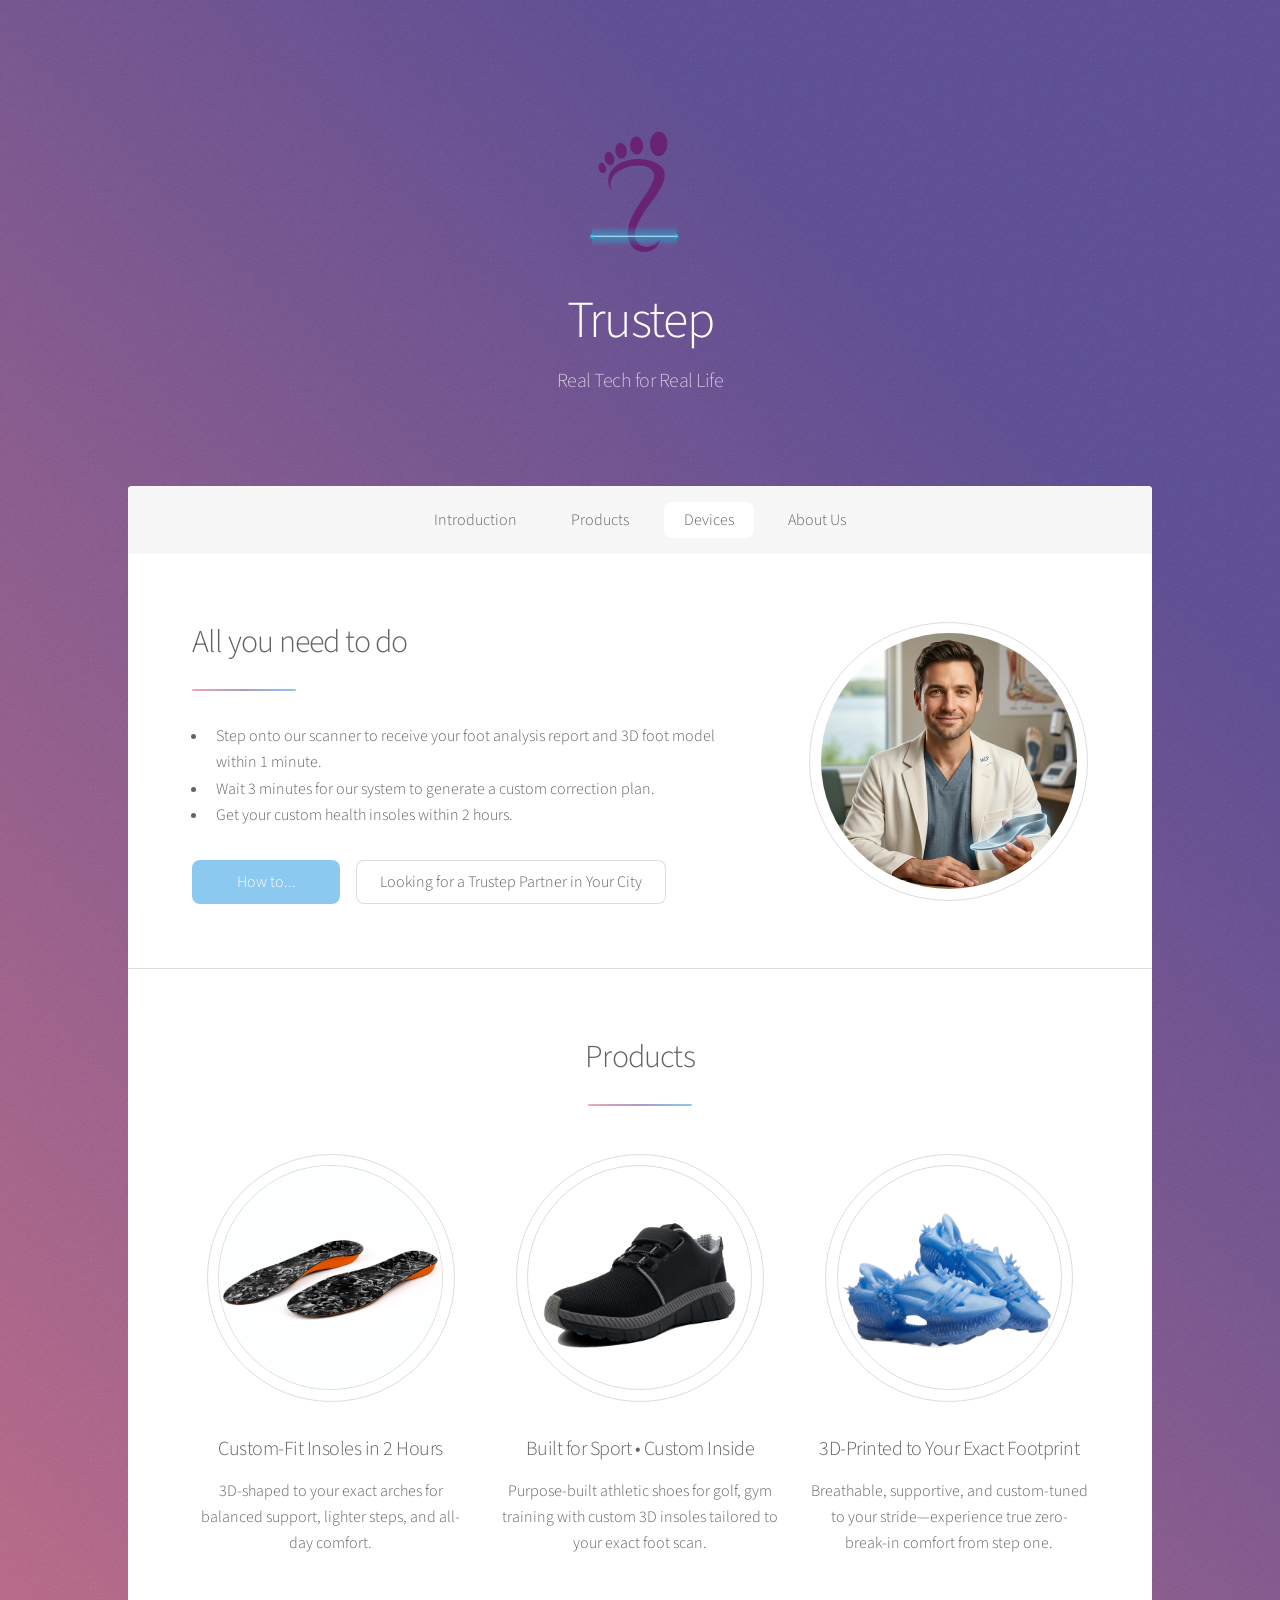
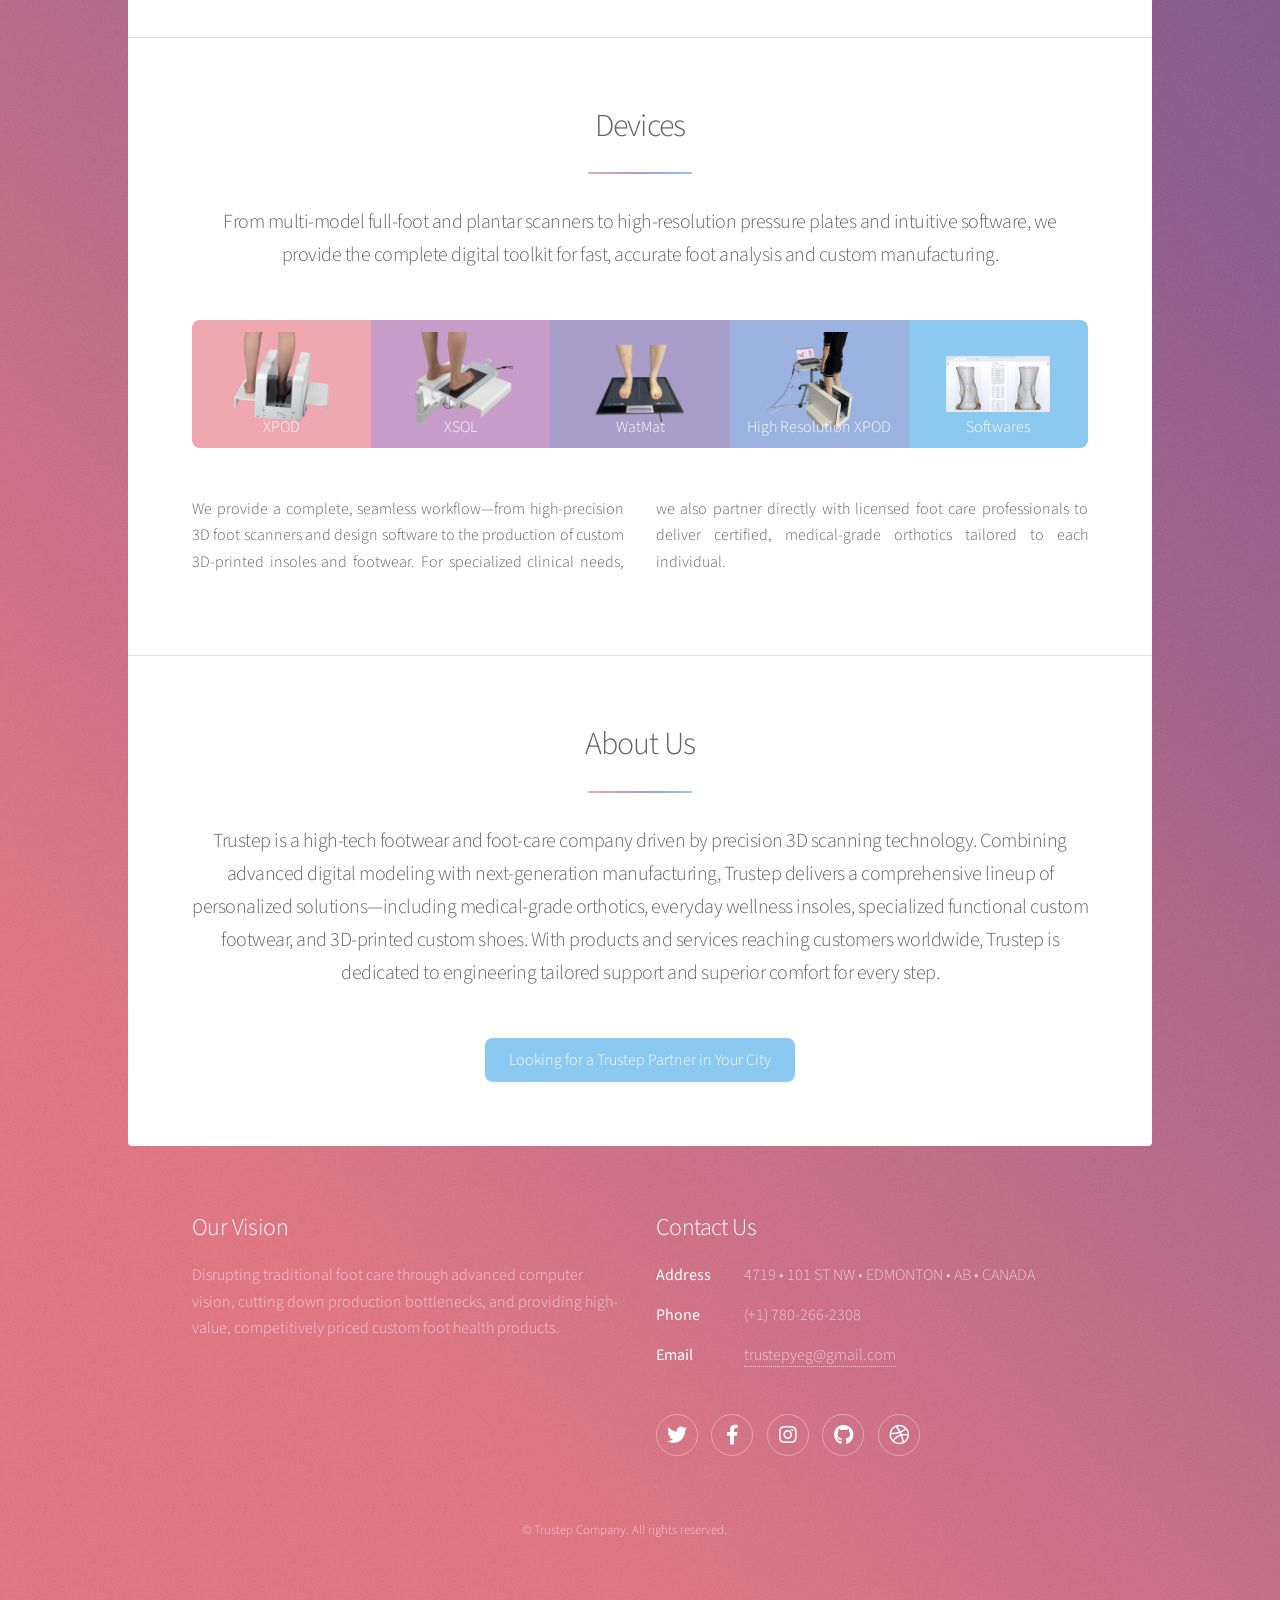
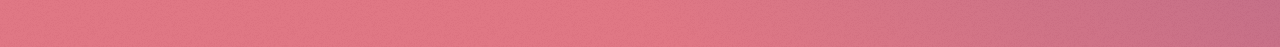
<file: index.html>
﻿<!DOCTYPE HTML>
<!--
	Stellar by HTML5 UP
	html5up.net | @ajlkn
	Free for personal and commercial use under the CCA 3.0 license (html5up.net/license)
-->
<html lang="en">

<head>
	<meta charset="utf-8" />
	<meta name="viewport" content="width=device-width, initial-scale=1, user-scalable=no" />
	<title>Trustep | 3D Foot Scanning, Custom Orthotics &amp; Footwear</title>
	<meta name="description"
		content="Trustep combines precision 3D foot scanning with custom insoles, medical-grade orthotics, and 3D-printed footwear for personalized comfort and support." />
	<link rel="canonical" href="https://trustep.ca/" />
	<meta property="og:type" content="website" />
	<meta property="og:site_name" content="Trustep" />
	<meta property="og:title" content="Trustep | 3D Foot Scanning, Custom Orthotics &amp; Footwear" />
	<meta property="og:description"
		content="Precision 3D foot scanning, custom insoles, medical-grade orthotics, and 3D-printed footwear for personalized comfort and support." />
	<meta property="og:url" content="https://trustep.ca/" />
	<meta property="og:image" content="https://trustep.ca/images/xpod_preview.png" />
	<meta name="twitter:card" content="summary_large_image" />
	<meta name="twitter:title" content="Trustep | 3D Foot Scanning, Custom Orthotics &amp; Footwear" />
	<meta name="twitter:description"
		content="Precision 3D foot scanning, custom insoles, medical-grade orthotics, and 3D-printed footwear for personalized comfort and support." />
	<meta name="twitter:image" content="https://trustep.ca/images/xpod_preview.png" />
	<script type="application/ld+json">
	{
		"@context": "https://schema.org",
		"@type": "Organization",
		"name": "Trustep",
		"url": "https://trustep.ca/",
		"logo": "https://trustep.ca/images/logo.svg",
		"description": "Trustep combines precision 3D foot scanning with custom insoles, medical-grade orthotics, and 3D-printed footwear."
	}
	</script>
	<link rel="stylesheet" href="assets/css/main.css" />
	<noscript>
		<link rel="stylesheet" href="assets/css/noscript.css" />
	</noscript>
</head>

<body class="is-preload">

	<!-- Wrapper -->
	<div id="wrapper">

		<!-- Header -->
		<header id="header" class="alt">
			<span class="logo"><img src="images/logo.svg" alt="" /></span>
			<h1>Trustep</h1>
			<p>Real Tech for Real Life</p>
		</header>

		<!-- Nav -->
		<nav id="nav">
			<ul>
				<li><a href="#intro" class="active">Introduction</a></li>
				<li><a href="#first">Products</a></li>
				<li><a href="#second">Devices</a></li>
				<li><a href="#cta">About Us</a></li>
			</ul>
		</nav>

		<!-- Main -->
		<div id="main">

			<!-- Introduction -->
			<section id="intro" class="main">
				<div class="spotlight">
					<div class="content">
						<header class="major">
							<h2>All you need to do</h2>
						</header>
						<ul>
							<li>Step onto our scanner to receive your foot analysis report and 3D foot model within 1
								minute.</li>
							<li>Wait 3 minutes for our system to generate a custom correction plan.</li>
							<li>Get
								your custom health insoles within 2 hours.</li>
						</ul>
						<ul class="actions">
							<li><a href="procedure.html"  class="button primary">How to...</a></li>
							<li><a href="partner.html" class="button">Looking for a Trustep Partner in Your City</a></li>
						</ul>
					</div>
					<span class="image"><img src="images/ai_avatar.png" alt="Trustep foot scanning technology" /></span>
				</div>
			</section>

			<!-- First Section -->
			<section id="first" class="main special">
				<header class="major">
					<h2>Products</h2>
				</header>
				<ul class="features">
					<li>
						<span class="feature-visual"><img class="feature-image"
								src="images/insoles.png" alt="Insoles"></span>
						<h3>Custom-Fit Insoles in 2 Hours</h3>
						<p>3D-shaped to your exact arches for balanced support, lighter steps, and all-day comfort.</p>
					</li>
					<li>
						<span class="feature-visual"><img class="feature-image"
								src="images/shoe.png" alt="Custom-fit footwear by Trustep"></span>
						<h3>Built for Sport &bull; Custom Inside</h3>
						<p>Purpose-built athletic shoes for golf, gym training with
							custom 3D insoles tailored to your exact foot scan.</p>
					</li>
					<li>
						<span class="feature-visual"><img class="feature-image"
								src="images/3Dshoes.png" alt="3D Print Shoes"></span>
						<h3>3D-Printed to Your Exact Footprint</h3>
						<p>Breathable, supportive, and custom-tuned to your stride—experience true zero-break-in comfort
							from step one.</p>
					</li>
				</ul>
				<footer class="major">
					<!-- <ul class="actions special">
						<li><a href="generic.html" class="button">Learn More</a></li>
					</ul> -->
				</footer>
			</section>

			<!-- Second Section -->
			<section id="second" class="main special">
				<header class="major">
					<h2>Devices</h2>
					<p>From multi-model full-foot and plantar scanners to high-resolution pressure plates and intuitive
						software, we provide the complete digital toolkit for fast, accurate foot analysis and custom
						manufacturing.</p>
				</header>
				<ul class="statistics">
					<li class="style1 image-tile">
						<div class="image-tile__content">
							<img src="images/xpod_preview.png" alt="XPOD preview">
							<span>XPOD</span>
						</div>
					</li>
					<li class="style2 image-tile">
						<div class="image-tile__content">
							<img src="images/xsole_preview.png" alt="XSOL preview">
							<span>XSOL</span>
						</div>
					</li>
					<li class="style3 image-tile">
						<div class="image-tile__content">
							<img src="images/mat_preview.png" alt="MAT preview">
							<span>WatMat</span>
						</div>
					</li>
					<li class="style4 image-tile">
						<div class="image-tile__content">
							<img src="images/xpod_hd350_preview.png" alt="XOPD HD350 preview">
							<span>High Resolution XPOD</span>
						</div>
					</li>
					<li class="style5 image-tile">
						<div class="image-tile__content">
							<img src="images/software_preview.png" alt="Softwares preview">
							<span>Softwares</span>
						</div>
					</li>
				</ul>
				<p class="content">We provide a complete, seamless workflow—from high-precision 3D foot scanners and
					design software to the production of custom 3D-printed insoles and footwear. For specialized
					clinical needs, we also partner directly with licensed foot care professionals to deliver certified,
					medical-grade orthotics tailored to each individual.</p>
				<footer class="major">
					<!-- <ul class="actions special">
						<li><a href="generic.html" class="button">Learn More</a></li>
					</ul> -->
				</footer>
			</section>

			<!-- Get Started -->
			<section id="cta" class="main special">
				<header class="major">
					<h2>About Us</h2>
					<p>Trustep is a high-tech footwear and foot-care company driven by precision 3D scanning technology.
						Combining advanced digital modeling with next-generation manufacturing, Trustep delivers a
						comprehensive lineup of personalized solutions—including medical-grade orthotics, everyday
						wellness insoles, specialized functional custom footwear, and 3D-printed custom shoes. With
						products and services reaching customers worldwide, Trustep is dedicated to engineering tailored
						support and superior comfort for every step.</p>
				</header>
				<footer class="major">
					<ul class="actions special">
						<li><a href="partner.html" class="button primary">Looking for a Trustep Partner in Your City</a></li>
						<!-- <li><a href="generic.html" class="button">Learn More</a></li> -->
					</ul>
				</footer>
			</section>

		</div>

		<!-- Footer -->
		<footer id="footer"></footer>

	</div>

	<!-- Scripts -->
	<script src="assets/js/jquery.min.js"></script>
	<script src="assets/js/jquery.scrollex.min.js"></script>
	<script src="assets/js/jquery.scrolly.min.js"></script>
	<script src="assets/js/browser.min.js"></script>
	<script src="assets/js/breakpoints.min.js"></script>
	<script src="assets/js/util.js"></script>
	<script src="assets/js/main.js"></script>
	<script src="assets/js/includes.js" defer></script>

</body>

</html>
</file>
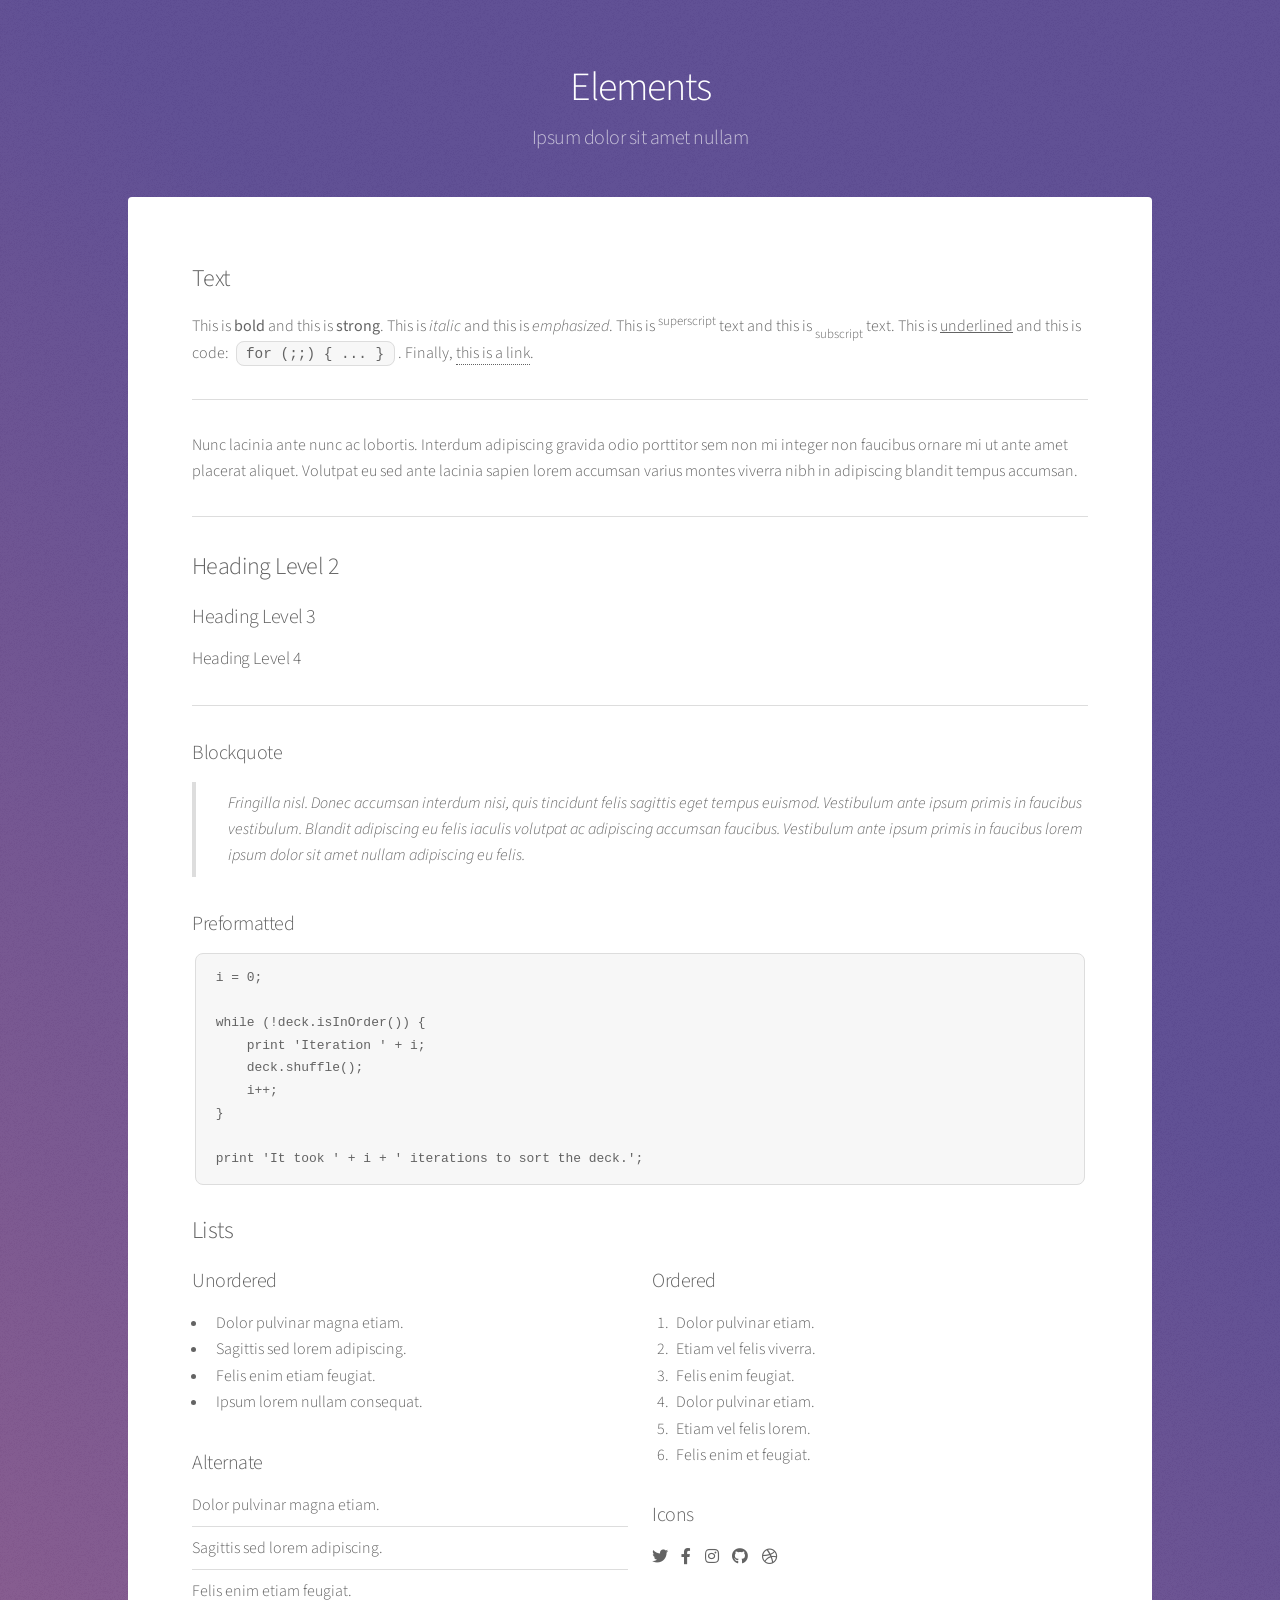
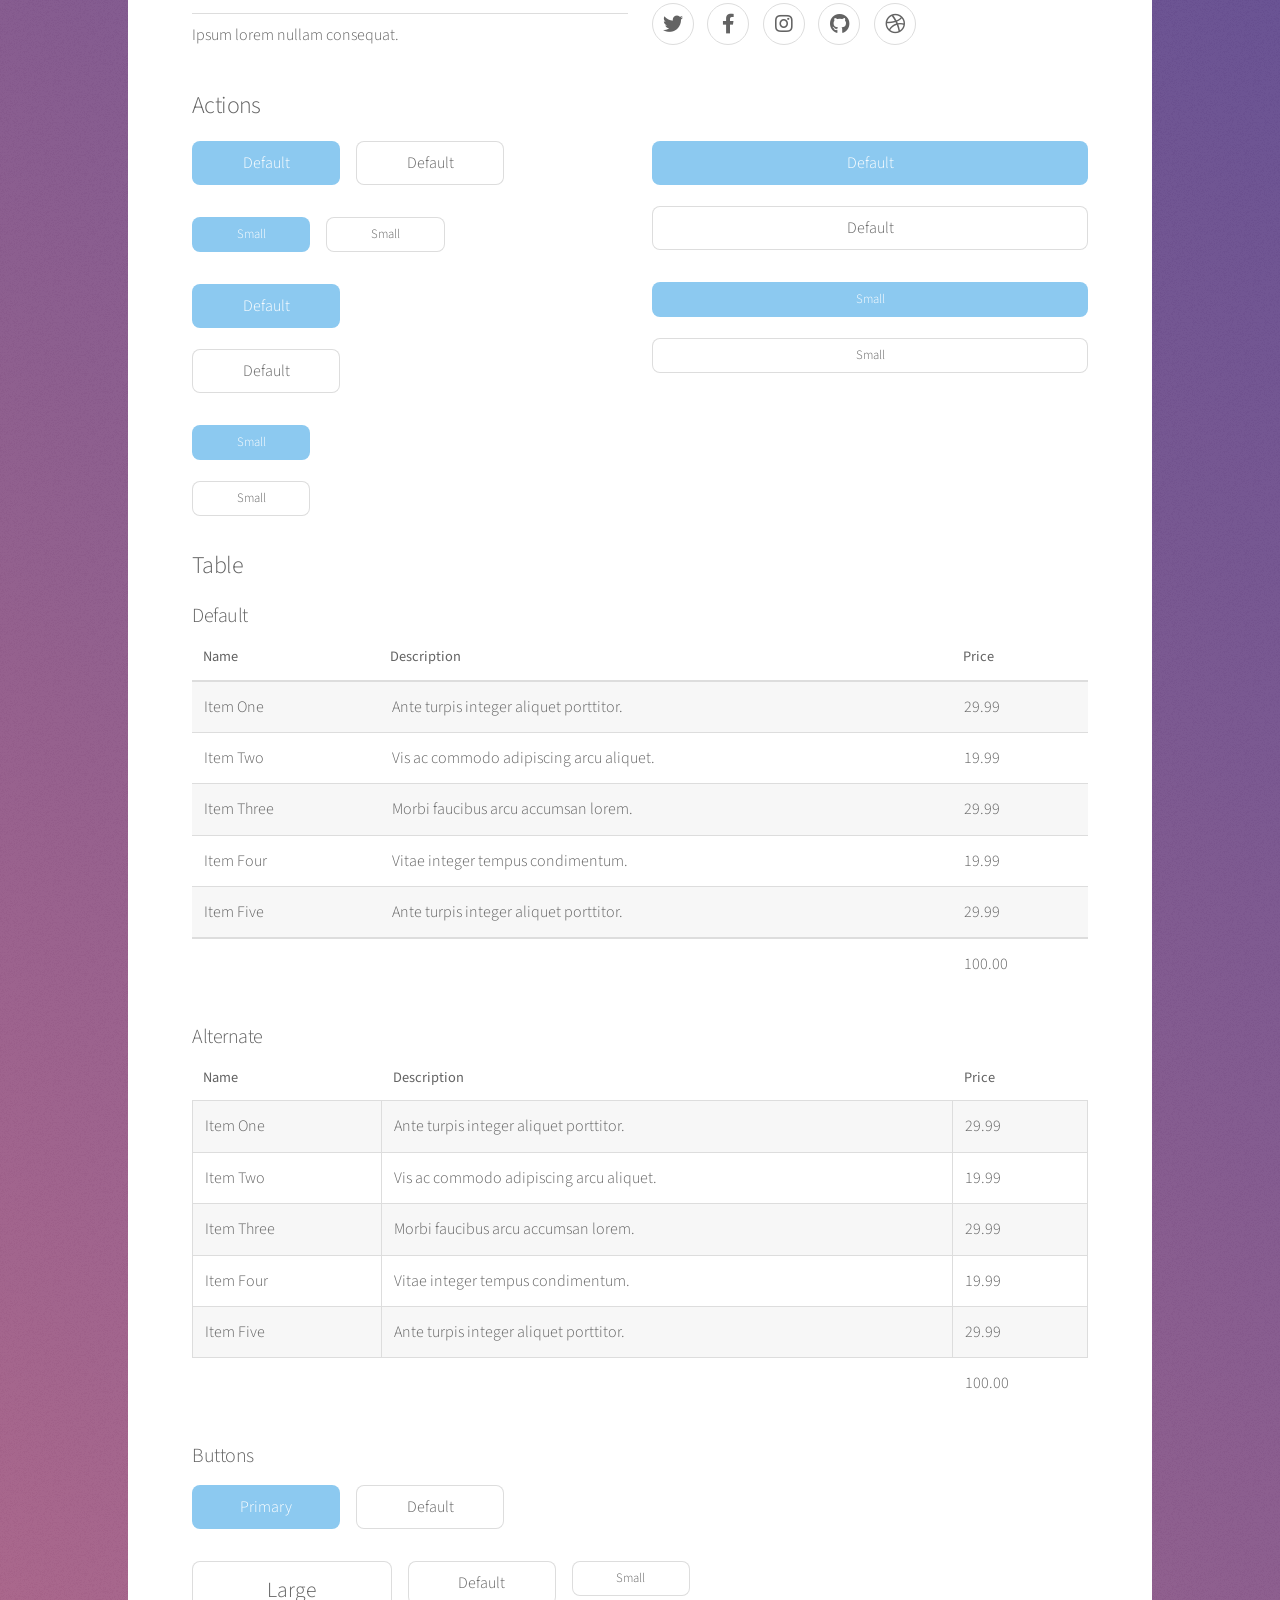
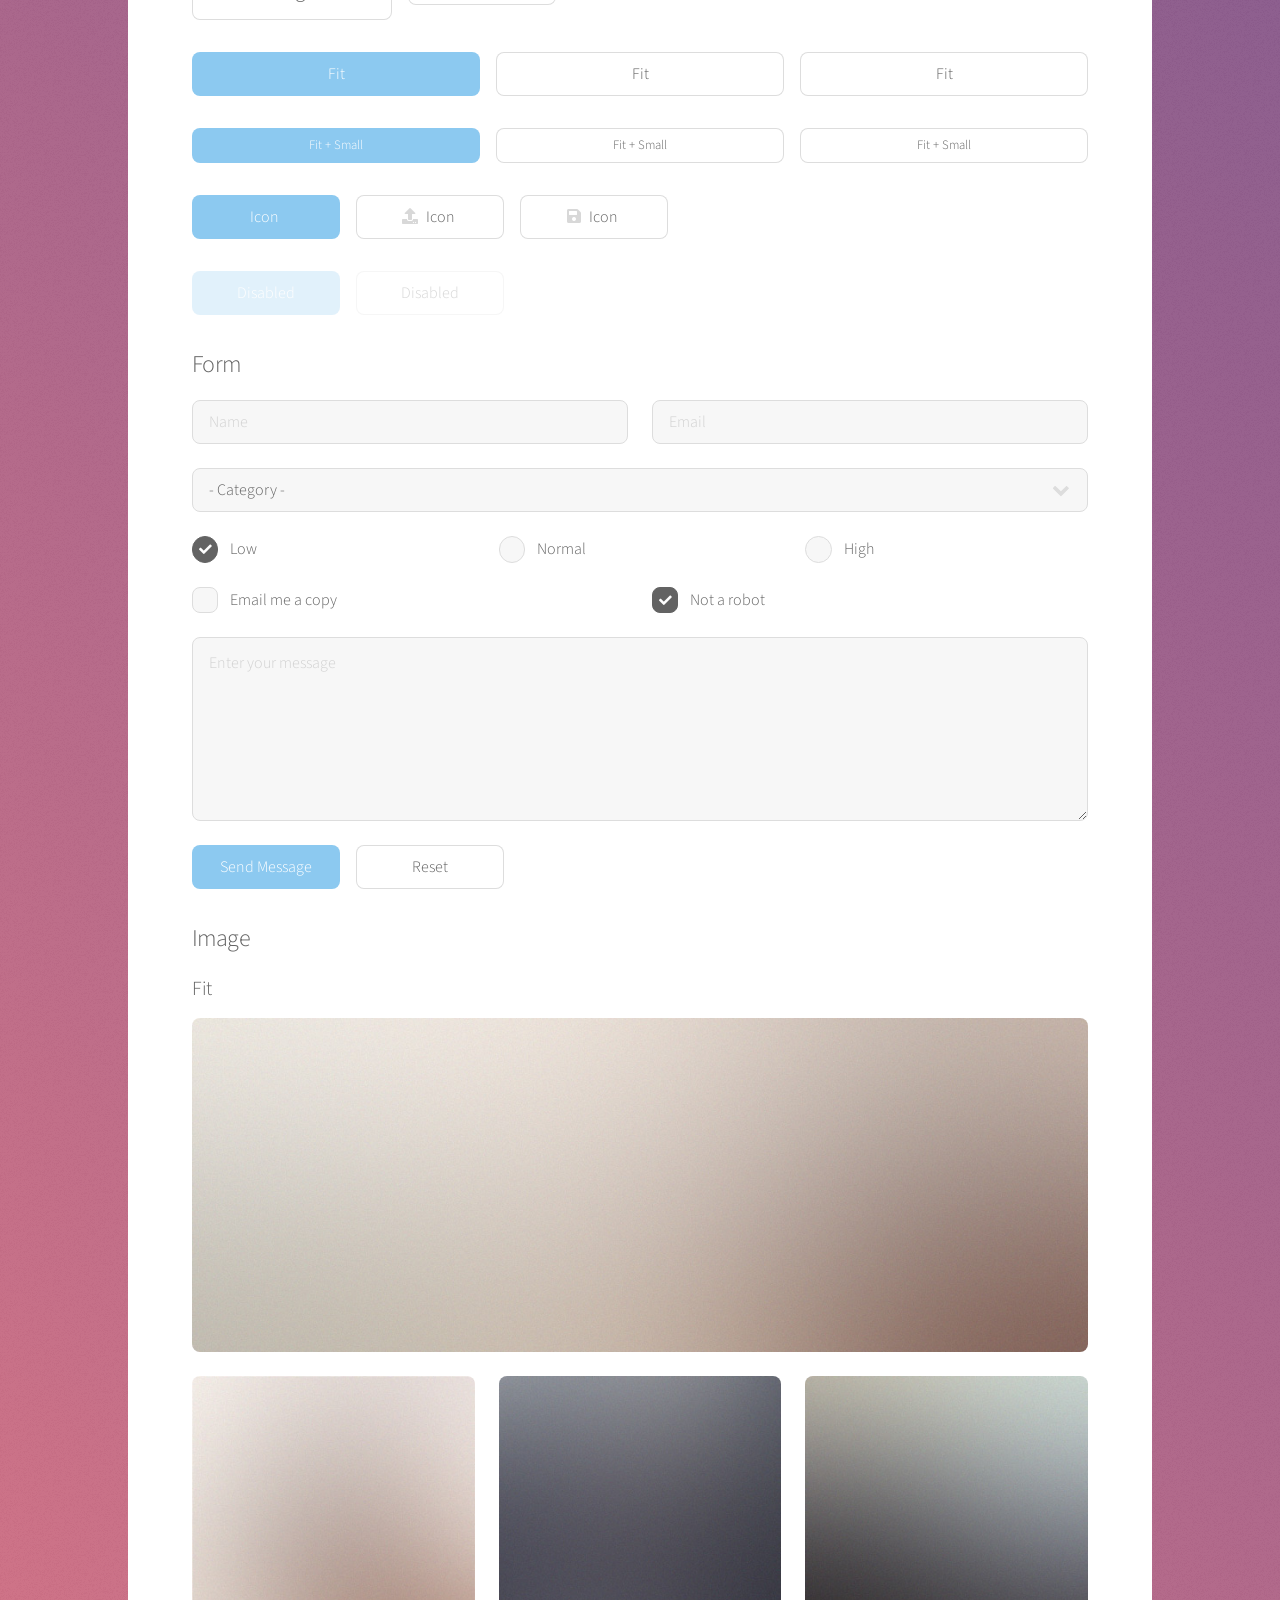
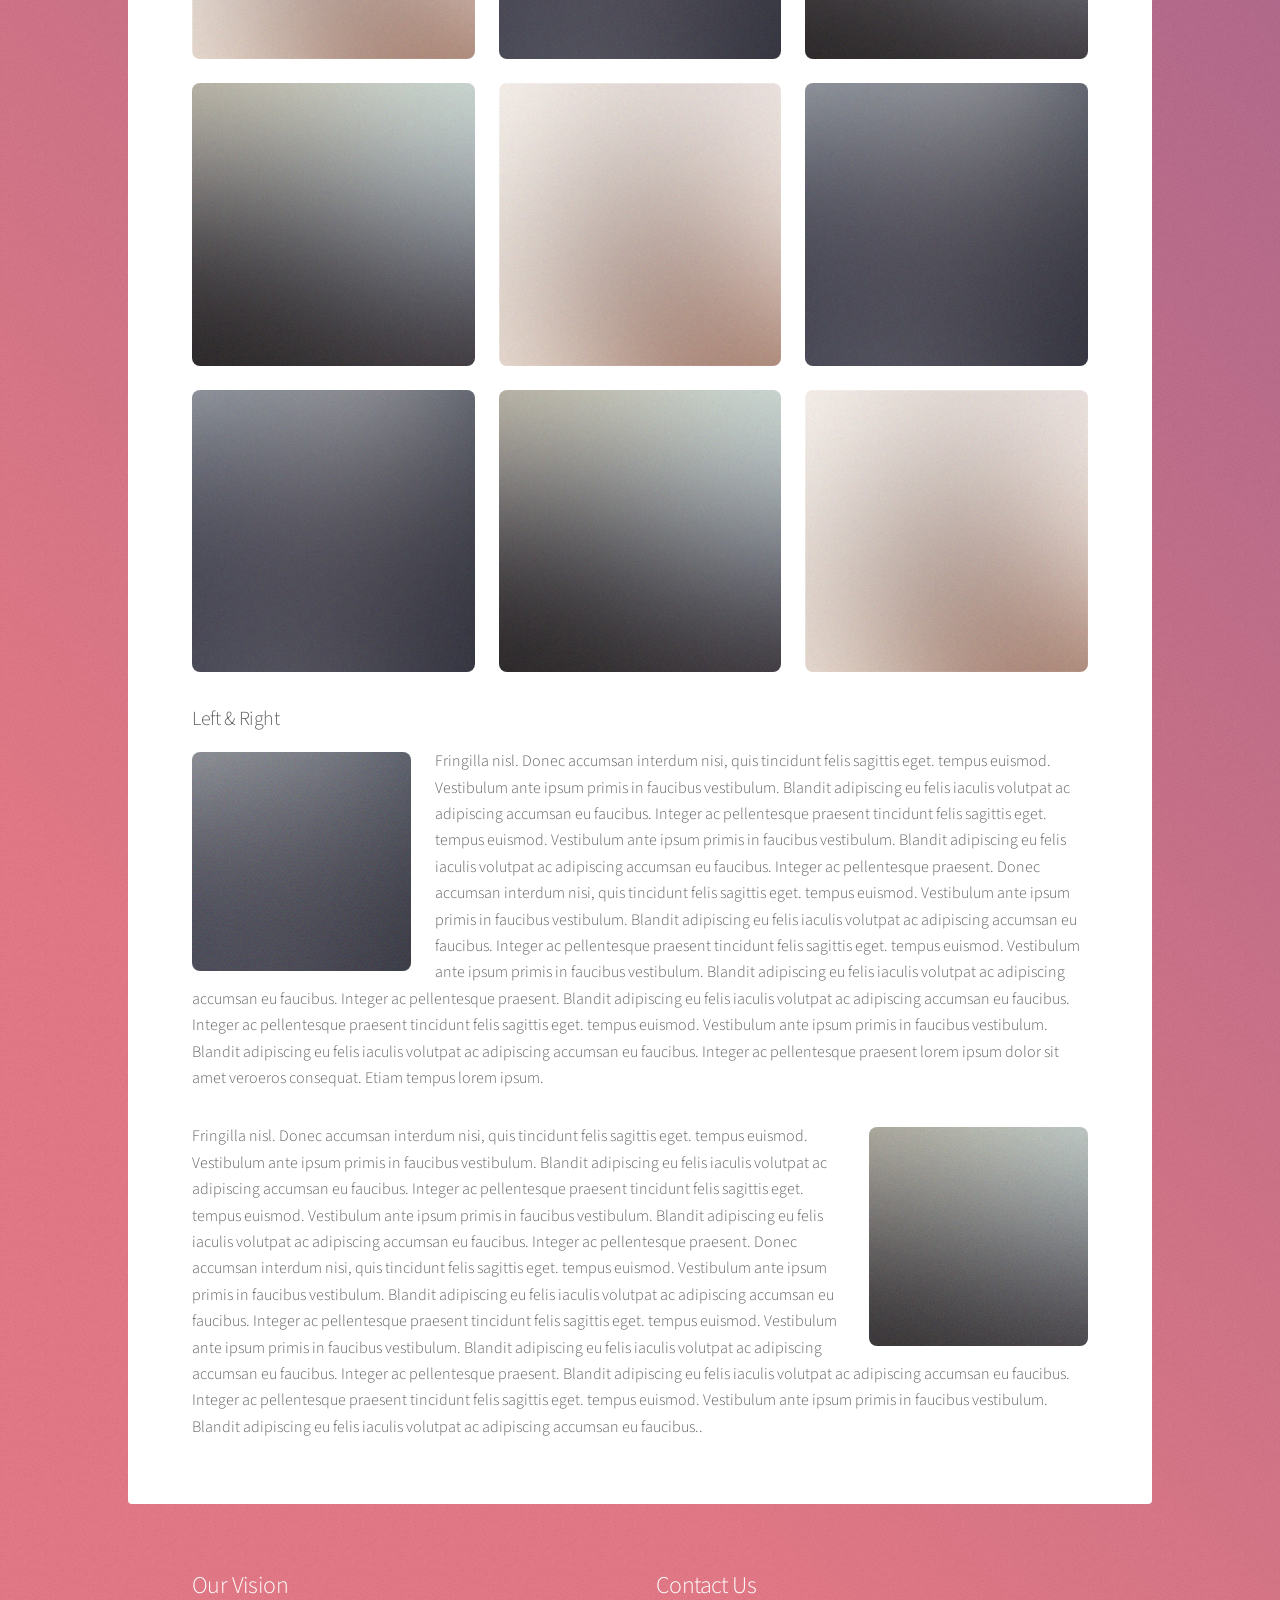
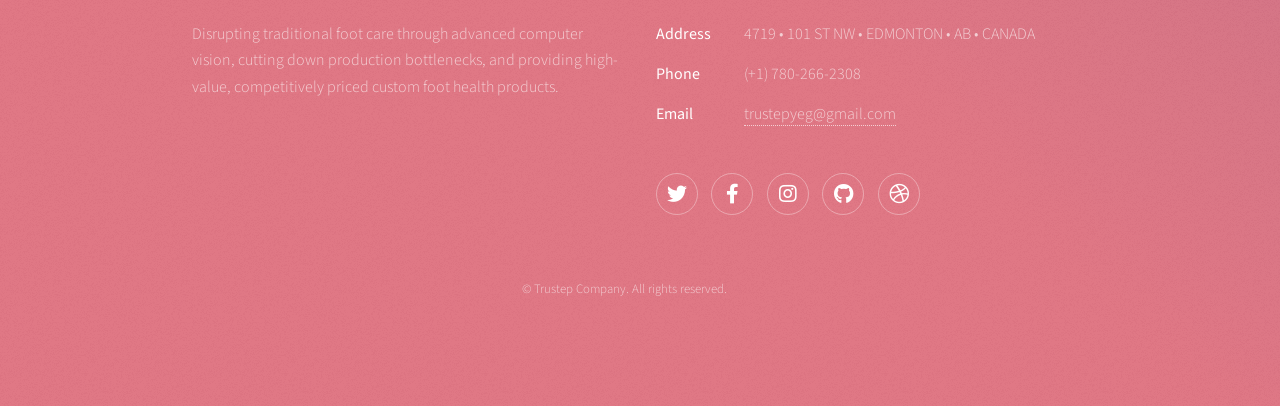
<file: elements.html>
<!DOCTYPE HTML>
<!--
	Stellar by HTML5 UP
	html5up.net | @ajlkn
	Free for personal and commercial use under the CCA 3.0 license (html5up.net/license)
-->
<html>
	<head>
		<title>Elements - Stellar by HTML5 UP</title>
		<meta charset="utf-8" />
		<meta name="viewport" content="width=device-width, initial-scale=1, user-scalable=no" />
		<link rel="stylesheet" href="assets/css/main.css" />
		<noscript><link rel="stylesheet" href="assets/css/noscript.css" /></noscript>
	</head>
	<body class="is-preload">

		<!-- Wrapper -->
			<div id="wrapper">

				<!-- Header -->
					<header id="header">
						<h1>Elements</h1>
						<p>Ipsum dolor sit amet nullam</p>
					</header>

				<!-- Main -->
					<div id="main">

						<!-- Content -->
							<section id="content" class="main">

								<!-- Text -->
									<section>
										<h2>Text</h2>
										<p>This is <b>bold</b> and this is <strong>strong</strong>. This is <i>italic</i> and this is <em>emphasized</em>.
										This is <sup>superscript</sup> text and this is <sub>subscript</sub> text.
										This is <u>underlined</u> and this is code: <code>for (;;) { ... }</code>. Finally, <a href="#">this is a link</a>.</p>
										<hr />
										<p>Nunc lacinia ante nunc ac lobortis. Interdum adipiscing gravida odio porttitor sem non mi integer non faucibus ornare mi ut ante amet placerat aliquet. Volutpat eu sed ante lacinia sapien lorem accumsan varius montes viverra nibh in adipiscing blandit tempus accumsan.</p>
										<hr />
										<h2>Heading Level 2</h2>
										<h3>Heading Level 3</h3>
										<h4>Heading Level 4</h4>
										<hr />
										<h3>Blockquote</h3>
										<blockquote>Fringilla nisl. Donec accumsan interdum nisi, quis tincidunt felis sagittis eget tempus euismod. Vestibulum ante ipsum primis in faucibus vestibulum. Blandit adipiscing eu felis iaculis volutpat ac adipiscing accumsan faucibus. Vestibulum ante ipsum primis in faucibus lorem ipsum dolor sit amet nullam adipiscing eu felis.</blockquote>
										<h3>Preformatted</h3>
										<pre><code>i = 0;

while (!deck.isInOrder()) {
    print 'Iteration ' + i;
    deck.shuffle();
    i++;
}

print 'It took ' + i + ' iterations to sort the deck.';</code></pre>
									</section>

								<!-- Lists -->
									<section>
										<h2>Lists</h2>
										<div class="row">
											<div class="col-6 col-12-medium">
												<h3>Unordered</h3>
												<ul>
													<li>Dolor pulvinar magna etiam.</li>
													<li>Sagittis sed lorem adipiscing.</li>
													<li>Felis enim etiam feugiat.</li>
													<li>Ipsum lorem nullam consequat.</li>
												</ul>
												<h3>Alternate</h3>
												<ul class="alt">
													<li>Dolor pulvinar magna etiam.</li>
													<li>Sagittis sed lorem adipiscing.</li>
													<li>Felis enim etiam feugiat.</li>
													<li>Ipsum lorem nullam consequat.</li>
												</ul>
											</div>
											<div class="col-6 col-12-medium">
												<h3>Ordered</h3>
												<ol>
													<li>Dolor pulvinar etiam.</li>
													<li>Etiam vel felis viverra.</li>
													<li>Felis enim feugiat.</li>
													<li>Dolor pulvinar etiam.</li>
													<li>Etiam vel felis lorem.</li>
													<li>Felis enim et feugiat.</li>
												</ol>
												<h3>Icons</h3>
												<ul class="icons">
													<li><a href="#" class="icon brands fa-twitter"><span class="label">Twitter</span></a></li>
													<li><a href="#" class="icon brands fa-facebook-f"><span class="label">Facebook</span></a></li>
													<li><a href="#" class="icon brands fa-instagram"><span class="label">Instagram</span></a></li>
													<li><a href="#" class="icon brands fa-github"><span class="label">GitHub</span></a></li>
													<li><a href="#" class="icon brands fa-dribbble"><span class="label">Dribbble</span></a></li>
												</ul>
												<ul class="icons">
													<li><a href="#" class="icon brands alt fa-twitter"><span class="label">Twitter</span></a></li>
													<li><a href="#" class="icon brands alt fa-facebook-f"><span class="label">Facebook</span></a></li>
													<li><a href="#" class="icon brands alt fa-instagram"><span class="label">Instagram</span></a></li>
													<li><a href="#" class="icon brands alt fa-github"><span class="label">GitHub</span></a></li>
													<li><a href="#" class="icon brands alt fa-dribbble"><span class="label">Dribbble</span></a></li>
												</ul>
											</div>
										</div>
										<h2>Actions</h2>
										<div class="row">
											<div class="col-6 col-12-medium">
												<ul class="actions">
													<li><a href="#" class="button primary">Default</a></li>
													<li><a href="#" class="button">Default</a></li>
												</ul>
												<ul class="actions small">
													<li><a href="#" class="button primary small">Small</a></li>
													<li><a href="#" class="button small">Small</a></li>
												</ul>
												<ul class="actions stacked">
													<li><a href="#" class="button primary">Default</a></li>
													<li><a href="#" class="button">Default</a></li>
												</ul>
												<ul class="actions stacked">
													<li><a href="#" class="button primary small">Small</a></li>
													<li><a href="#" class="button small">Small</a></li>
												</ul>
											</div>
											<div class="col-6 col-12-medium">
												<ul class="actions stacked">
													<li><a href="#" class="button primary fit">Default</a></li>
													<li><a href="#" class="button fit">Default</a></li>
												</ul>
												<ul class="actions stacked">
													<li><a href="#" class="button primary small fit">Small</a></li>
													<li><a href="#" class="button small fit">Small</a></li>
												</ul>
											</div>
										</div>
									</section>

								<!-- Table -->
									<section>
										<h2>Table</h2>
										<h3>Default</h3>
										<div class="table-wrapper">
											<table>
												<thead>
													<tr>
														<th>Name</th>
														<th>Description</th>
														<th>Price</th>
													</tr>
												</thead>
												<tbody>
													<tr>
														<td>Item One</td>
														<td>Ante turpis integer aliquet porttitor.</td>
														<td>29.99</td>
													</tr>
													<tr>
														<td>Item Two</td>
														<td>Vis ac commodo adipiscing arcu aliquet.</td>
														<td>19.99</td>
													</tr>
													<tr>
														<td>Item Three</td>
														<td> Morbi faucibus arcu accumsan lorem.</td>
														<td>29.99</td>
													</tr>
													<tr>
														<td>Item Four</td>
														<td>Vitae integer tempus condimentum.</td>
														<td>19.99</td>
													</tr>
													<tr>
														<td>Item Five</td>
														<td>Ante turpis integer aliquet porttitor.</td>
														<td>29.99</td>
													</tr>
												</tbody>
												<tfoot>
													<tr>
														<td colspan="2"></td>
														<td>100.00</td>
													</tr>
												</tfoot>
											</table>
										</div>

										<h3>Alternate</h3>
										<div class="table-wrapper">
											<table class="alt">
												<thead>
													<tr>
														<th>Name</th>
														<th>Description</th>
														<th>Price</th>
													</tr>
												</thead>
												<tbody>
													<tr>
														<td>Item One</td>
														<td>Ante turpis integer aliquet porttitor.</td>
														<td>29.99</td>
													</tr>
													<tr>
														<td>Item Two</td>
														<td>Vis ac commodo adipiscing arcu aliquet.</td>
														<td>19.99</td>
													</tr>
													<tr>
														<td>Item Three</td>
														<td> Morbi faucibus arcu accumsan lorem.</td>
														<td>29.99</td>
													</tr>
													<tr>
														<td>Item Four</td>
														<td>Vitae integer tempus condimentum.</td>
														<td>19.99</td>
													</tr>
													<tr>
														<td>Item Five</td>
														<td>Ante turpis integer aliquet porttitor.</td>
														<td>29.99</td>
													</tr>
												</tbody>
												<tfoot>
													<tr>
														<td colspan="2"></td>
														<td>100.00</td>
													</tr>
												</tfoot>
											</table>
										</div>
									</section>

								<!-- Buttons -->
									<section>
										<h3>Buttons</h3>
										<ul class="actions">
											<li><a href="#" class="button primary">Primary</a></li>
											<li><a href="#" class="button">Default</a></li>
										</ul>
										<ul class="actions">
											<li><a href="#" class="button large">Large</a></li>
											<li><a href="#" class="button">Default</a></li>
											<li><a href="#" class="button small">Small</a></li>
										</ul>
										<ul class="actions fit">
											<li><a href="#" class="button primary fit">Fit</a></li>
											<li><a href="#" class="button fit">Fit</a></li>
											<li><a href="#" class="button fit">Fit</a></li>
										</ul>
										<ul class="actions fit small">
											<li><a href="#" class="button primary fit small">Fit + Small</a></li>
											<li><a href="#" class="button fit small">Fit + Small</a></li>
											<li><a href="#" class="button fit small">Fit + Small</a></li>
										</ul>
										<ul class="actions">
											<li><a href="#" class="button primary icon solidfa-download">Icon</a></li>
											<li><a href="#" class="button icon solid fa-upload">Icon</a></li>
											<li><a href="#" class="button icon solid fa-save">Icon</a></li>
										</ul>
										<ul class="actions">
											<li><span class="button primary disabled">Disabled</span></li>
											<li><span class="button disabled">Disabled</span></li>
										</ul>
									</section>

								<!-- Form -->
									<section>
										<h2>Form</h2>
										<form method="post" action="#">
											<div class="row gtr-uniform">
												<div class="col-6 col-12-xsmall">
													<input type="text" name="demo-name" id="demo-name" value="" placeholder="Name" />
												</div>
												<div class="col-6 col-12-xsmall">
													<input type="email" name="demo-email" id="demo-email" value="" placeholder="Email" />
												</div>
												<div class="col-12">
													<select name="demo-category" id="demo-category">
														<option value="">- Category -</option>
														<option value="1">Manufacturing</option>
														<option value="1">Shipping</option>
														<option value="1">Administration</option>
														<option value="1">Human Resources</option>
													</select>
												</div>
												<div class="col-4 col-12-small">
													<input type="radio" id="demo-priority-low" name="demo-priority" checked>
													<label for="demo-priority-low">Low</label>
												</div>
												<div class="col-4 col-12-small">
													<input type="radio" id="demo-priority-normal" name="demo-priority">
													<label for="demo-priority-normal">Normal</label>
												</div>
												<div class="col-4 col-12-small">
													<input type="radio" id="demo-priority-high" name="demo-priority">
													<label for="demo-priority-high">High</label>
												</div>
												<div class="col-6 col-12-small">
													<input type="checkbox" id="demo-copy" name="demo-copy">
													<label for="demo-copy">Email me a copy</label>
												</div>
												<div class="col-6 col-12-small">
													<input type="checkbox" id="demo-human" name="demo-human" checked>
													<label for="demo-human">Not a robot</label>
												</div>
												<div class="col-12">
													<textarea name="demo-message" id="demo-message" placeholder="Enter your message" rows="6"></textarea>
												</div>
												<div class="col-12">
													<ul class="actions">
														<li><input type="submit" value="Send Message" class="primary" /></li>
														<li><input type="reset" value="Reset" /></li>
													</ul>
												</div>
											</div>
										</form>
									</section>

								<!-- Image -->
									<section>
										<h2>Image</h2>
										<h3>Fit</h3>
										<div class="box alt">
											<div class="row gtr-uniform">
												<div class="col-12"><span class="image fit"><img src="images/pic04.jpg" alt="" /></span></div>
												<div class="col-4"><span class="image fit"><img src="images/pic01.jpg" alt="" /></span></div>
												<div class="col-4"><span class="image fit"><img src="images/pic02.jpg" alt="" /></span></div>
												<div class="col-4"><span class="image fit"><img src="images/pic03.jpg" alt="" /></span></div>
												<div class="col-4"><span class="image fit"><img src="images/pic03.jpg" alt="" /></span></div>
												<div class="col-4"><span class="image fit"><img src="images/pic01.jpg" alt="" /></span></div>
												<div class="col-4"><span class="image fit"><img src="images/pic02.jpg" alt="" /></span></div>
												<div class="col-4"><span class="image fit"><img src="images/pic02.jpg" alt="" /></span></div>
												<div class="col-4"><span class="image fit"><img src="images/pic03.jpg" alt="" /></span></div>
												<div class="col-4"><span class="image fit"><img src="images/pic01.jpg" alt="" /></span></div>
											</div>
										</div>
										<h3>Left &amp; Right</h3>
										<p><span class="image left"><img src="images/pic05.jpg" alt="" /></span>Fringilla nisl. Donec accumsan interdum nisi, quis tincidunt felis sagittis eget. tempus euismod. Vestibulum ante ipsum primis in faucibus vestibulum. Blandit adipiscing eu felis iaculis volutpat ac adipiscing accumsan eu faucibus. Integer ac pellentesque praesent tincidunt felis sagittis eget. tempus euismod. Vestibulum ante ipsum primis in faucibus vestibulum. Blandit adipiscing eu felis iaculis volutpat ac adipiscing accumsan eu faucibus. Integer ac pellentesque praesent. Donec accumsan interdum nisi, quis tincidunt felis sagittis eget. tempus euismod. Vestibulum ante ipsum primis in faucibus vestibulum. Blandit adipiscing eu felis iaculis volutpat ac adipiscing accumsan eu faucibus. Integer ac pellentesque praesent tincidunt felis sagittis eget. tempus euismod. Vestibulum ante ipsum primis in faucibus vestibulum. Blandit adipiscing eu felis iaculis volutpat ac adipiscing accumsan eu faucibus. Integer ac pellentesque praesent. Blandit adipiscing eu felis iaculis volutpat ac adipiscing accumsan eu faucibus. Integer ac pellentesque praesent tincidunt felis sagittis eget. tempus euismod. Vestibulum ante ipsum primis in faucibus vestibulum. Blandit adipiscing eu felis iaculis volutpat ac adipiscing accumsan eu faucibus. Integer ac pellentesque praesent lorem ipsum dolor sit amet veroeros consequat. Etiam tempus lorem ipsum.</p>
										<p><span class="image right"><img src="images/pic06.jpg" alt="" /></span>Fringilla nisl. Donec accumsan interdum nisi, quis tincidunt felis sagittis eget. tempus euismod. Vestibulum ante ipsum primis in faucibus vestibulum. Blandit adipiscing eu felis iaculis volutpat ac adipiscing accumsan eu faucibus. Integer ac pellentesque praesent tincidunt felis sagittis eget. tempus euismod. Vestibulum ante ipsum primis in faucibus vestibulum. Blandit adipiscing eu felis iaculis volutpat ac adipiscing accumsan eu faucibus. Integer ac pellentesque praesent. Donec accumsan interdum nisi, quis tincidunt felis sagittis eget. tempus euismod. Vestibulum ante ipsum primis in faucibus vestibulum. Blandit adipiscing eu felis iaculis volutpat ac adipiscing accumsan eu faucibus. Integer ac pellentesque praesent tincidunt felis sagittis eget. tempus euismod. Vestibulum ante ipsum primis in faucibus vestibulum. Blandit adipiscing eu felis iaculis volutpat ac adipiscing accumsan eu faucibus. Integer ac pellentesque praesent. Blandit adipiscing eu felis iaculis volutpat ac adipiscing accumsan eu faucibus. Integer ac pellentesque praesent tincidunt felis sagittis eget. tempus euismod. Vestibulum ante ipsum primis in faucibus vestibulum. Blandit adipiscing eu felis iaculis volutpat ac adipiscing accumsan eu faucibus..</p>
									</section>

							</section>

					</div>

				<!-- Footer -->
					<footer id="footer"></footer>

			</div>

		<!-- Scripts -->
			<script src="assets/js/jquery.min.js"></script>
			<script src="assets/js/jquery.scrollex.min.js"></script>
			<script src="assets/js/jquery.scrolly.min.js"></script>
			<script src="assets/js/browser.min.js"></script>
			<script src="assets/js/breakpoints.min.js"></script>
			<script src="assets/js/util.js"></script>
			<script src="assets/js/main.js"></script>
	<script src="assets/js/includes.js" defer></script>

	</body>
</html>
</file>
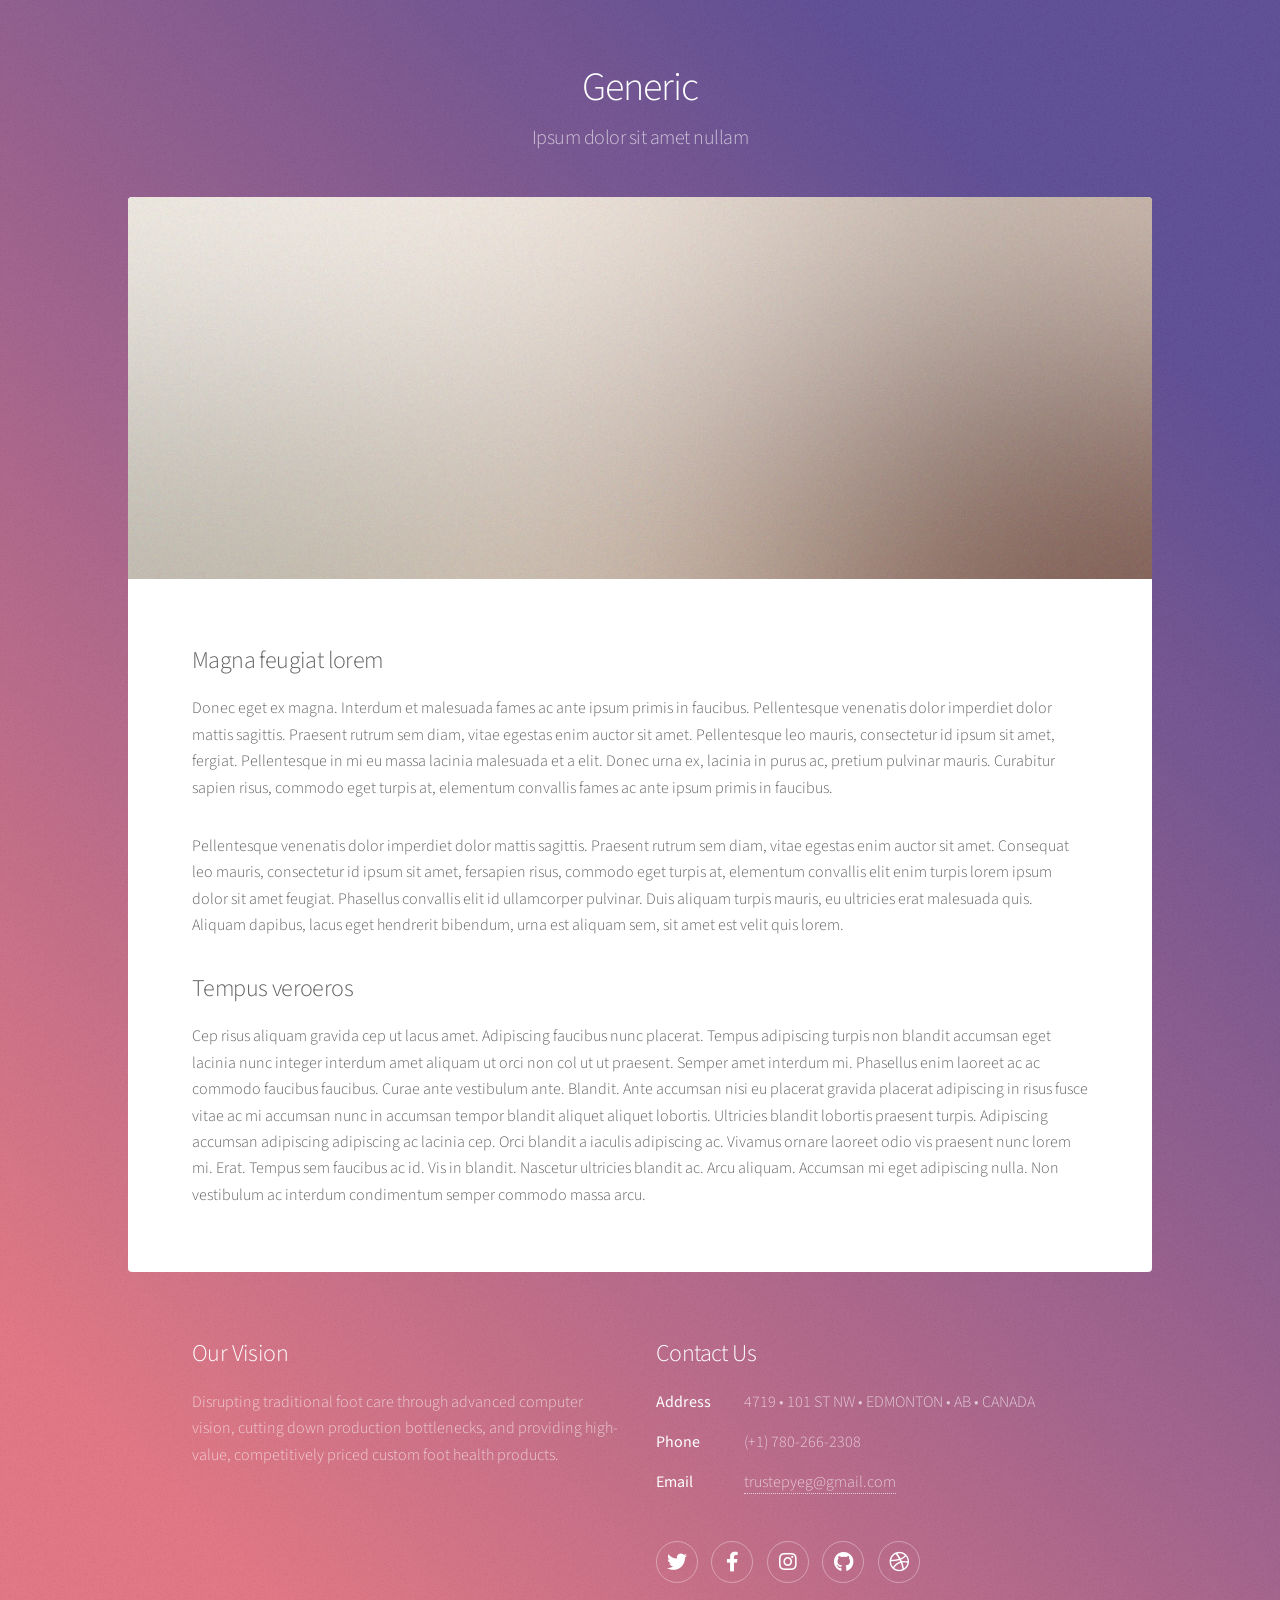
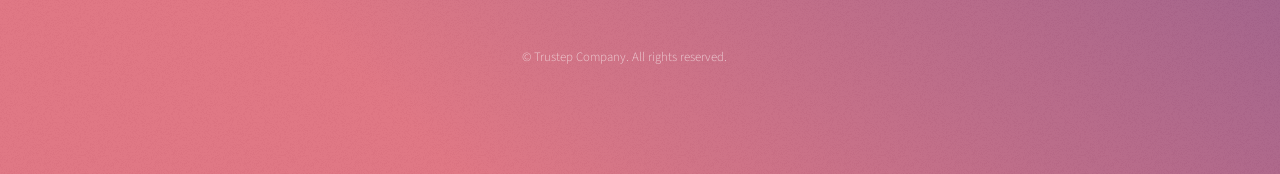
<file: generic.html>
<!DOCTYPE HTML>
<!--
	Stellar by HTML5 UP
	html5up.net | @ajlkn
	Free for personal and commercial use under the CCA 3.0 license (html5up.net/license)
-->
<html>
	<head>
		<title>Generic - Stellar by HTML5 UP</title>
		<meta charset="utf-8" />
		<meta name="viewport" content="width=device-width, initial-scale=1, user-scalable=no" />
		<link rel="stylesheet" href="assets/css/main.css" />
		<noscript><link rel="stylesheet" href="assets/css/noscript.css" /></noscript>
	</head>
	<body class="is-preload">

		<!-- Wrapper -->
			<div id="wrapper">

				<!-- Header -->
					<header id="header">
						<h1>Generic</h1>
						<p>Ipsum dolor sit amet nullam</p>
					</header>

				<!-- Main -->
					<div id="main">

						<!-- Content -->
							<section id="content" class="main">
								<span class="image main"><img src="images/pic04.jpg" alt="" /></span>
								<h2>Magna feugiat lorem</h2>
								<p>Donec eget ex magna. Interdum et malesuada fames ac ante ipsum primis in faucibus. Pellentesque venenatis dolor imperdiet dolor mattis sagittis. Praesent rutrum sem diam, vitae egestas enim auctor sit amet. Pellentesque leo mauris, consectetur id ipsum sit amet, fergiat. Pellentesque in mi eu massa lacinia malesuada et a elit. Donec urna ex, lacinia in purus ac, pretium pulvinar mauris. Curabitur sapien risus, commodo eget turpis at, elementum convallis fames ac ante ipsum primis in faucibus.</p>
								<p>Pellentesque venenatis dolor imperdiet dolor mattis sagittis. Praesent rutrum sem diam, vitae egestas enim auctor sit amet. Consequat leo mauris, consectetur id ipsum sit amet, fersapien risus, commodo eget turpis at, elementum convallis elit enim turpis lorem ipsum dolor sit amet feugiat. Phasellus convallis elit id ullamcorper pulvinar. Duis aliquam turpis mauris, eu ultricies erat malesuada quis. Aliquam dapibus, lacus eget hendrerit bibendum, urna est aliquam sem, sit amet est velit quis lorem.</p>
								<h2>Tempus veroeros</h2>
								<p>Cep risus aliquam gravida cep ut lacus amet. Adipiscing faucibus nunc placerat. Tempus adipiscing turpis non blandit accumsan eget lacinia nunc integer interdum amet aliquam ut orci non col ut ut praesent. Semper amet interdum mi. Phasellus enim laoreet ac ac commodo faucibus faucibus. Curae ante vestibulum ante. Blandit. Ante accumsan nisi eu placerat gravida placerat adipiscing in risus fusce vitae ac mi accumsan nunc in accumsan tempor blandit aliquet aliquet lobortis. Ultricies blandit lobortis praesent turpis. Adipiscing accumsan adipiscing adipiscing ac lacinia cep. Orci blandit a iaculis adipiscing ac. Vivamus ornare laoreet odio vis praesent nunc lorem mi. Erat. Tempus sem faucibus ac id. Vis in blandit. Nascetur ultricies blandit ac. Arcu aliquam. Accumsan mi eget adipiscing nulla. Non vestibulum ac interdum condimentum semper commodo massa arcu.</p>
							</section>

					</div>

				<!-- Footer -->
					<footer id="footer"></footer>

			</div>

		<!-- Scripts -->
			<script src="assets/js/jquery.min.js"></script>
			<script src="assets/js/jquery.scrollex.min.js"></script>
			<script src="assets/js/jquery.scrolly.min.js"></script>
			<script src="assets/js/browser.min.js"></script>
			<script src="assets/js/breakpoints.min.js"></script>
			<script src="assets/js/util.js"></script>
			<script src="assets/js/main.js"></script>
	<script src="assets/js/includes.js" defer></script>

	</body>
</html>
</file>
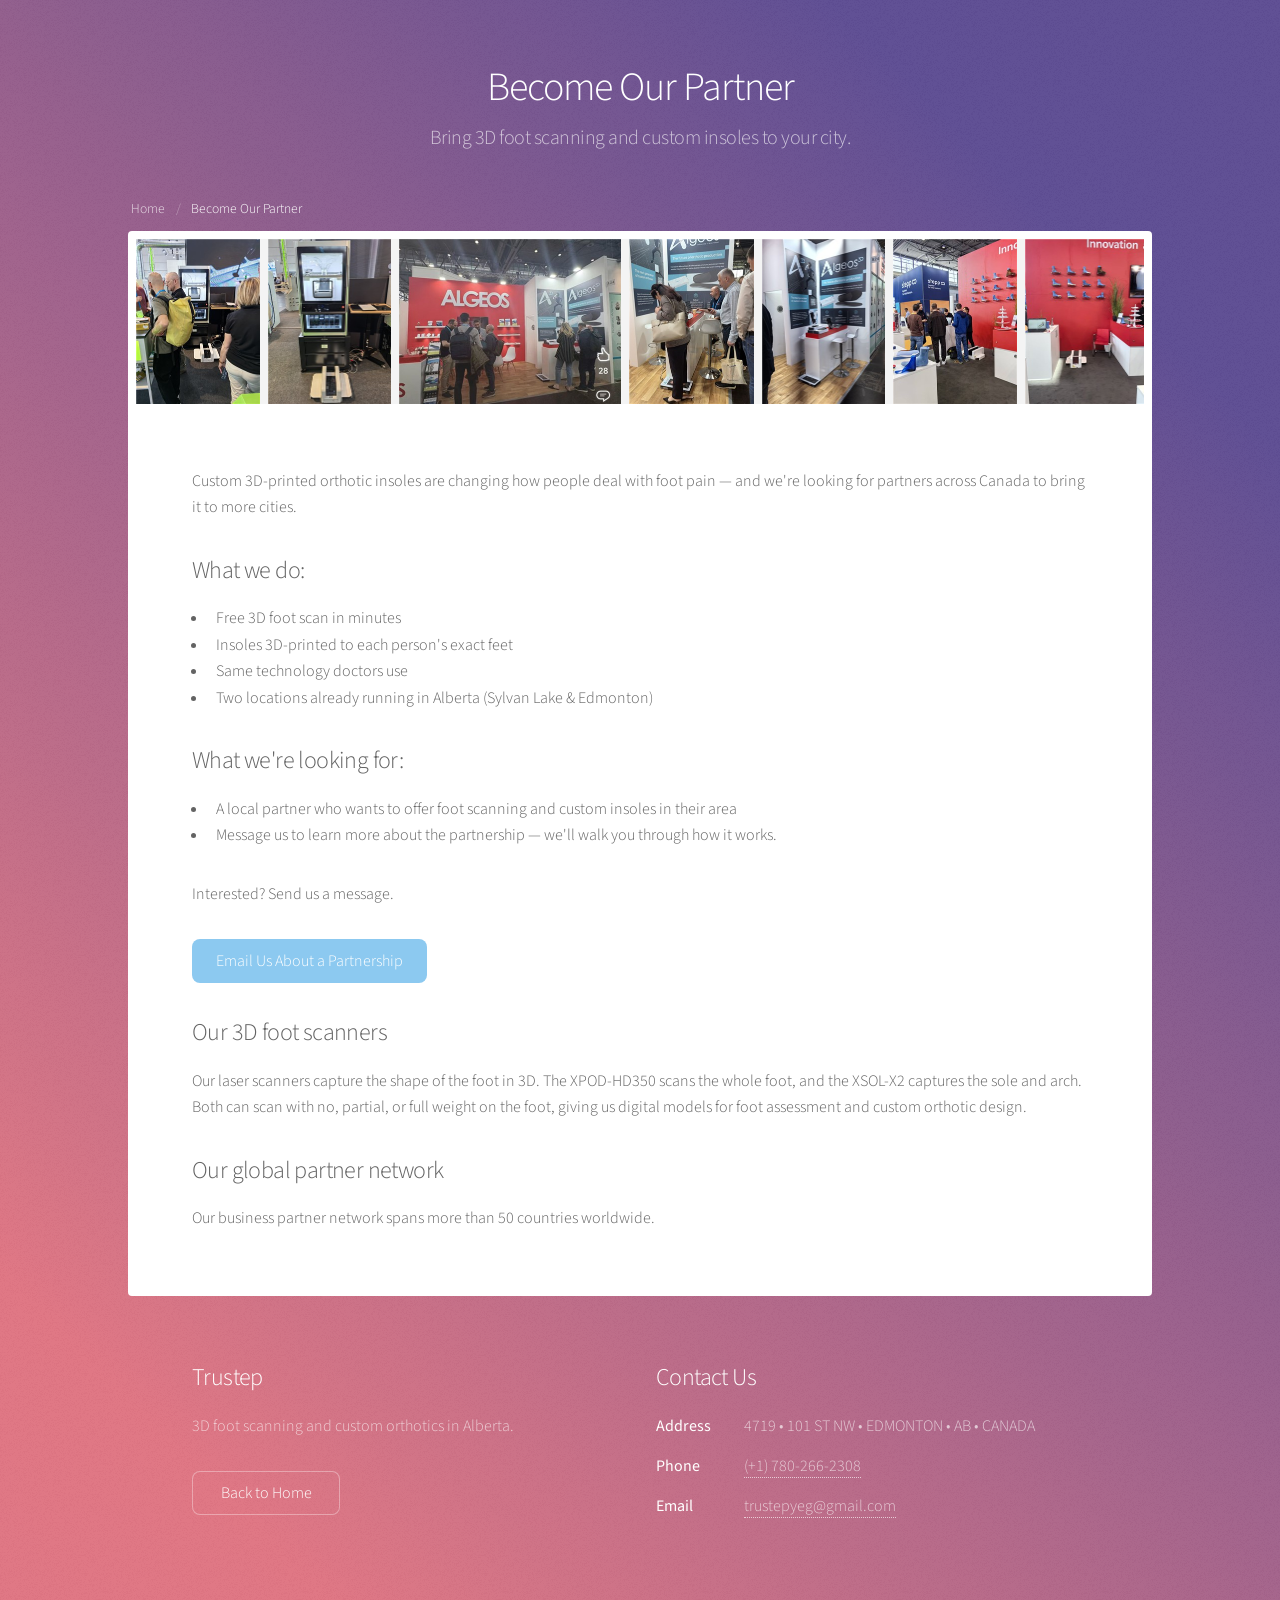
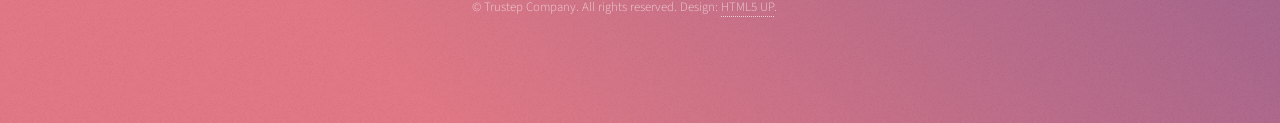
<file: partner.html>
<!DOCTYPE HTML>
<!--
    Stellar by HTML5 UP
    html5up.net | @ajlkn
    Free for personal and commercial use under the CCA 3.0 license (html5up.net/license)
-->
<html lang="en">
<head>
    <title>Become Our Partner | 3D Foot Scanning &amp; Custom Insoles</title>
    <meta charset="utf-8" />
    <meta name="viewport" content="width=device-width, initial-scale=1" />
    <meta name="description" content="Partner with Trustep to bring free 3D foot scans and custom 3D-printed orthotic insoles to your city in Canada." />
    <link rel="stylesheet" href="assets/css/main.css" />
    <link rel="stylesheet" href="assets/css/breadcrumb.css" />
    <link rel="stylesheet" href="assets/css/partner.css" />
    <noscript><link rel="stylesheet" href="assets/css/noscript.css" /></noscript>
</head>
<body class="is-preload">
    <div id="wrapper">
        <header id="header">
            <h1>Become Our Partner</h1>
            <p>Bring 3D foot scanning and custom insoles to your city.</p>
        </header>
        <nav class="breadcrumb" aria-label="Breadcrumb">
            <ol>
                <li><a href="index.html">Home</a></li>
                <li><span aria-hidden="true">/</span><span aria-current="page">Become Our Partner</span></li>
            </ol>
        </nav>
        <main id="main" class="partner-main">
            <div class="partner-gallery" role="region" aria-roledescription="carousel" aria-label="Global business partners">
                <div class="partner-gallery-window">
                    <div class="partner-gallery-track">
                        <div class="partner-gallery-row">
                            <a href="images/partners/1.jpg"><img src="images/partners/thumbs/1.jpg" width="247" height="330" alt="Business partner photo 1 of 50" /></a>
                            <a href="images/partners/2.jpg"><img src="images/partners/thumbs/2.jpg" width="247" height="330" alt="Business partner photo 2 of 50" /></a>
                            <a href="images/partners/3.jpg"><img src="images/partners/thumbs/3.jpg" width="444" height="330" alt="Business partner photo 3 of 50" /></a>
                            <a href="images/partners/4.jpg"><img src="images/partners/thumbs/4.jpg" width="249" height="330" alt="Business partner photo 4 of 50" /></a>
                            <a href="images/partners/5.jpg"><img src="images/partners/thumbs/5.jpg" width="247" height="330" alt="Business partner photo 5 of 50" /></a>
                            <a href="images/partners/6.jpg"><img src="images/partners/thumbs/6.jpg" width="247" height="330" alt="Business partner photo 6 of 50" /></a>
                            <a href="images/partners/7.jpg"><img src="images/partners/thumbs/7.jpg" width="247" height="330" alt="Business partner photo 7 of 50" /></a>
                            <a href="images/partners/8.jpg"><img src="images/partners/thumbs/8.jpg" width="186" height="330" alt="Business partner photo 8 of 50" /></a>
                            <a href="images/partners/9.jpg"><img src="images/partners/thumbs/9.jpg" width="247" height="330" alt="Business partner photo 9 of 50" /></a>
                            <a href="images/partners/10.jpg"><img src="images/partners/thumbs/10.jpg" width="247" height="330" alt="Business partner photo 10 of 50" /></a>
                            <a href="images/partners/11.jpg"><img src="images/partners/thumbs/11.jpg" width="247" height="330" alt="Business partner photo 11 of 50" /></a>
                            <a href="images/partners/12.jpg"><img src="images/partners/thumbs/12.jpg" width="247" height="330" alt="Business partner photo 12 of 50" /></a>
                            <a href="images/partners/13.jpg"><img src="images/partners/thumbs/13.jpg" width="247" height="330" alt="Business partner photo 13 of 50" /></a>
                            <a href="images/partners/14.jpg"><img src="images/partners/thumbs/14.jpg" width="247" height="330" alt="Business partner photo 14 of 50" /></a>
                            <a href="images/partners/15.jpg"><img src="images/partners/thumbs/15.jpg" width="440" height="330" alt="Business partner photo 15 of 50" /></a>
                            <a href="images/partners/16.jpg"><img src="images/partners/thumbs/16.jpg" width="247" height="330" alt="Business partner photo 16 of 50" /></a>
                            <a href="images/partners/17.jpg"><img src="images/partners/thumbs/17.jpg" width="247" height="330" alt="Business partner photo 17 of 50" /></a>
                            <a href="images/partners/18.jpg"><img src="images/partners/thumbs/18.jpg" width="247" height="330" alt="Business partner photo 18 of 50" /></a>
                            <a href="images/partners/19.jpg"><img src="images/partners/thumbs/19.jpg" width="440" height="330" alt="Business partner photo 19 of 50" /></a>
                            <a href="images/partners/20.jpg"><img src="images/partners/thumbs/20.jpg" width="330" height="330" alt="Business partner photo 20 of 50" /></a>
                            <a href="images/partners/21.png"><img src="images/partners/thumbs/21.jpg" width="440" height="330" alt="Business partner photo 21 of 50" /></a>
                            <a href="images/partners/22.jpg"><img src="images/partners/thumbs/22.jpg" width="248" height="330" alt="Business partner photo 22 of 50" /></a>
                            <a href="images/partners/23.png"><img src="images/partners/thumbs/23.jpg" width="206" height="330" alt="Business partner photo 23 of 50" /></a>
                            <a href="images/partners/24.jpg"><img src="images/partners/thumbs/24.jpg" width="295" height="330" alt="Business partner photo 24 of 50" /></a>
                            <a href="images/partners/25.jpg"><img src="images/partners/thumbs/25.jpg" width="298" height="330" alt="Business partner photo 25 of 50" /></a>
                            <a href="images/partners/26.jpg"><img src="images/partners/thumbs/26.jpg" width="247" height="330" alt="Business partner photo 26 of 50" /></a>
                            <a href="images/partners/27.png"><img src="images/partners/thumbs/27.jpg" width="440" height="330" alt="Business partner photo 27 of 50" /></a>
                            <a href="images/partners/28.png"><img src="images/partners/thumbs/28.jpg" width="247" height="330" alt="Business partner photo 28 of 50" /></a>
                            <a href="images/partners/29.png"><img src="images/partners/thumbs/29.jpg" width="440" height="330" alt="Business partner photo 29 of 50" /></a>
                            <a href="images/partners/30.png"><img src="images/partners/thumbs/30.jpg" width="247" height="330" alt="Business partner photo 30 of 50" /></a>
                            <a href="images/partners/31.png"><img src="images/partners/thumbs/31.jpg" width="247" height="330" alt="Business partner photo 31 of 50" /></a>
                            <a href="images/partners/32.png"><img src="images/partners/thumbs/32.jpg" width="440" height="330" alt="Business partner photo 32 of 50" /></a>
                            <a href="images/partners/33.jpg"><img src="images/partners/thumbs/33.jpg" width="247" height="330" alt="Business partner photo 33 of 50" /></a>
                            <a href="images/partners/34.jpg"><img src="images/partners/thumbs/34.jpg" width="247" height="330" alt="Business partner photo 34 of 50" /></a>
                            <a href="images/partners/35.jpg"><img src="images/partners/thumbs/35.jpg" width="247" height="330" alt="Business partner photo 35 of 50" /></a>
                            <a href="images/partners/36.jpg"><img src="images/partners/thumbs/36.jpg" width="247" height="330" alt="Business partner photo 36 of 50" /></a>
                            <a href="images/partners/37.jpg"><img src="images/partners/thumbs/37.jpg" width="247" height="330" alt="Business partner photo 37 of 50" /></a>
                            <a href="images/partners/38.jpg"><img src="images/partners/thumbs/38.jpg" width="247" height="330" alt="Business partner photo 38 of 50" /></a>
                            <a href="images/partners/39.jpg"><img src="images/partners/thumbs/39.jpg" width="247" height="330" alt="Business partner photo 39 of 50" /></a>
                            <a href="images/partners/40.jpg"><img src="images/partners/thumbs/40.jpg" width="480" height="270" alt="Business partner photo 40 of 50" /></a>
                            <a href="images/partners/41.jpg"><img src="images/partners/thumbs/41.jpg" width="186" height="330" alt="Business partner photo 41 of 50" /></a>
                            <a href="images/partners/42.jpg"><img src="images/partners/thumbs/42.jpg" width="247" height="330" alt="Business partner photo 42 of 50" /></a>
                            <a href="images/partners/43.jpg"><img src="images/partners/thumbs/43.jpg" width="247" height="330" alt="Business partner photo 43 of 50" /></a>
                            <a href="images/partners/44.jpg"><img src="images/partners/thumbs/44.jpg" width="440" height="330" alt="Business partner photo 44 of 50" /></a>
                            <a href="images/partners/45.jpg"><img src="images/partners/thumbs/45.jpg" width="247" height="330" alt="Business partner photo 45 of 50" /></a>
                            <a href="images/partners/46.jpg"><img src="images/partners/thumbs/46.jpg" width="247" height="330" alt="Business partner photo 46 of 50" /></a>
                            <a href="images/partners/47.jpg"><img src="images/partners/thumbs/47.jpg" width="440" height="330" alt="Business partner photo 47 of 50" /></a>
                            <a href="images/partners/48.jpg"><img src="images/partners/thumbs/48.jpg" width="248" height="330" alt="Business partner photo 48 of 50" /></a>
                            <a href="images/partners/49.jpg"><img src="images/partners/thumbs/49.jpg" width="248" height="330" alt="Business partner photo 49 of 50" /></a>
                            <a href="images/partners/50.jpg"><img src="images/partners/thumbs/50.jpg" width="440" height="330" alt="Business partner photo 50 of 50" /></a>
                        </div>
                    </div>
                </div>
            </div>
            <dialog class="partner-photo-preview" aria-label="Enlarged partner photo">
                <button type="button" aria-label="Close preview" autofocus>&times;</button>
                <img alt="" />
            </dialog>
            <section id="content" class="main">
                <p>Custom 3D-printed orthotic insoles are changing how people deal with foot pain — and we're looking for partners across Canada to bring it to more cities.</p>

                <h2>What we do:</h2>
                <ul>
                    <li>Free 3D foot scan in minutes</li>
                    <li>Insoles 3D-printed to each person's exact feet</li>
                    <li>Same technology doctors use</li>
                    <li>Two locations already running in Alberta (Sylvan Lake &amp; Edmonton)</li>
                </ul>

                <h2>What we're looking for:</h2>
                <ul>
                    <li>A local partner who wants to offer foot scanning and custom insoles in their area</li>
                    <li>Message us to learn more about the partnership — we'll walk you through how it works.</li>
                </ul>
                <p>Interested? Send us a message.</p>
                <ul class="actions">
                    <li><a href="mailto:trustepyeg@gmail.com?subject=Trustep%20Partnership%20Inquiry" class="button primary">Email Us About a Partnership</a></li>
                </ul>

                <h2>Our 3D foot scanners</h2>
                <p>Our laser scanners capture the shape of the foot in 3D. The XPOD-HD350 scans the whole foot, and the XSOL-X2 captures the sole and arch. Both can scan with no, partial, or full weight on the foot, giving us digital models for foot assessment and custom orthotic design.</p>

                <h2>Our global partner network</h2>
                <p>Our business partner network spans more than 50 countries worldwide.</p>
            </section>
        </main>
        <footer id="footer">
            <section>
                <h2>Trustep</h2>
                <p>3D foot scanning and custom orthotics in Alberta.</p>
                <ul class="actions">
                    <li><a href="index.html" class="button">Back to Home</a></li>
                </ul>
            </section>
            <section>
                <h2>Contact Us</h2>
                <dl class="alt">
                    <dt>Address</dt>
                    <dd>4719 &bull; 101 ST NW &bull; EDMONTON &bull; AB &bull; CANADA</dd>
                    <dt>Phone</dt>
                    <dd><a href="tel:+17802662308">(+1) 780-266-2308</a></dd>
                    <dt>Email</dt>
                    <dd><a href="mailto:trustepyeg@gmail.com">trustepyeg@gmail.com</a></dd>
                </dl>
            </section>
            <p class="copyright">&copy; Trustep Company. All rights reserved. Design: <a href="https://html5up.net">HTML5 UP</a>.</p>
        </footer>
    </div>
    <script src="assets/js/jquery.min.js"></script>
    <script src="assets/js/jquery.scrollex.min.js"></script>
    <script src="assets/js/jquery.scrolly.min.js"></script>
    <script src="assets/js/browser.min.js"></script>
    <script src="assets/js/breakpoints.min.js"></script>
    <script src="assets/js/util.js"></script>
    <script src="assets/js/main.js"></script>
    <script src="assets/js/partner.js"></script>
</body>
</html>
</file>
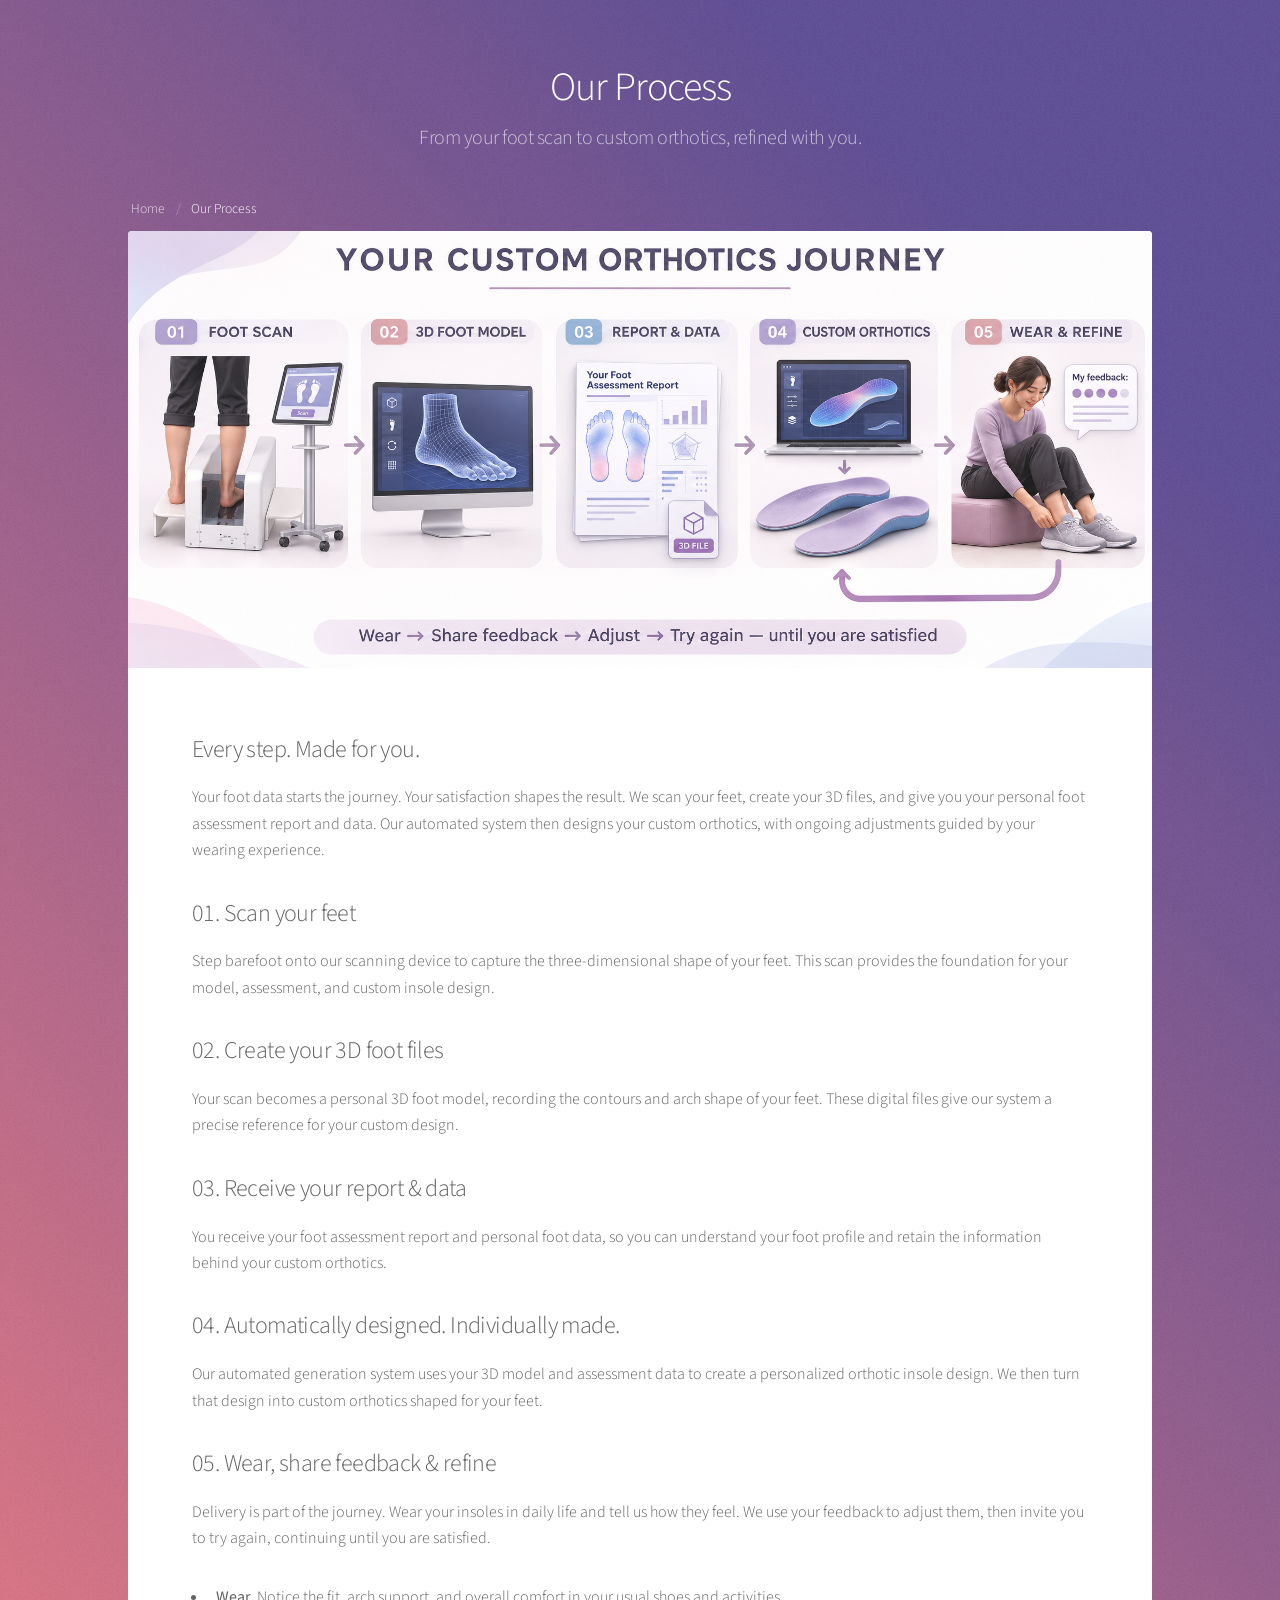
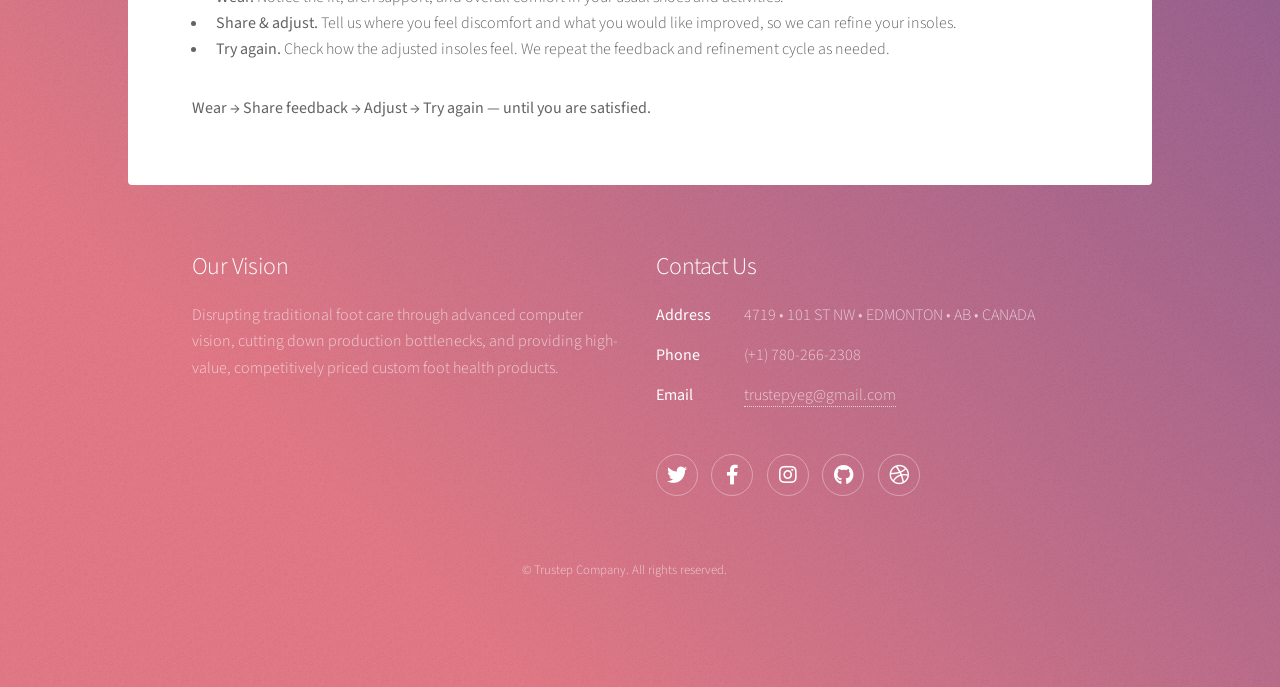
<file: procedure.html>
<!DOCTYPE HTML>
<!--
    Stellar by HTML5 UP
    html5up.net | @ajlkn
    Free for personal and commercial use under the CCA 3.0 license (html5up.net/license)
-->
<html lang="en">
<head>
    <title>Our Process | Trustep Custom Orthotics</title>
    <meta charset="utf-8" />
    <meta name="viewport" content="width=device-width, initial-scale=1" />
    <meta name="description" content="From a 3D foot scan and your personal report to automatically designed custom orthotics, refined through your feedback until you are satisfied." />
    <link rel="stylesheet" href="assets/css/main.css" />
    <link rel="stylesheet" href="assets/css/breadcrumb.css" />
    <noscript><link rel="stylesheet" href="assets/css/noscript.css" /></noscript>
</head>
<body class="is-preload">
    <div id="wrapper">
        <header id="header">
            <h1>Our Process</h1>
            <p>From your foot scan to custom orthotics, refined with you.</p>
        </header>
        <nav class="breadcrumb" aria-label="Breadcrumb">
            <ol>
                <li><a href="index.html">Home</a></li>
                <li><span aria-hidden="true">/</span><span aria-current="page">Our Process</span></li>
            </ol>
        </nav>
        <main id="main">
            <section id="content" class="main">
                <a class="image main" href="images/trustep-process.png" target="_blank" rel="noopener" aria-label="View the full-size custom orthotics process illustration"><img src="images/trustep-process.png" alt="The Trustep journey: barefoot scanning beside a pedestal touchscreen, 3D foot modeling, personal report and data, automated custom orthotic design, and wearing feedback that loops back to adjustments until you are satisfied." /></a>
                <h2>Every step. Made for you.</h2>
                <p>Your foot data starts the journey. Your satisfaction shapes the result. We scan your feet, create your 3D files, and give you your personal foot assessment report and data. Our automated system then designs your custom orthotics, with ongoing adjustments guided by your wearing experience.</p>
                <h2>01. Scan your feet</h2>
                <p>Step barefoot onto our scanning device to capture the three-dimensional shape of your feet. This scan provides the foundation for your model, assessment, and custom insole design.</p>
                <h2>02. Create your 3D foot files</h2>
                <p>Your scan becomes a personal 3D foot model, recording the contours and arch shape of your feet. These digital files give our system a precise reference for your custom design.</p>
                <h2>03. Receive your report &amp; data</h2>
                <p>You receive your foot assessment report and personal foot data, so you can understand your foot profile and retain the information behind your custom orthotics.</p>
                <h2>04. Automatically designed. Individually made.</h2>
                <p>Our automated generation system uses your 3D model and assessment data to create a personalized orthotic insole design. We then turn that design into custom orthotics shaped for your feet.</p>
                <h2>05. Wear, share feedback &amp; refine</h2>
                <p>Delivery is part of the journey. Wear your insoles in daily life and tell us how they feel. We use your feedback to adjust them, then invite you to try again, continuing until you are satisfied.</p>
                <ul>
                    <li><strong>Wear.</strong> Notice the fit, arch support, and overall comfort in your usual shoes and activities.</li>
                    <li><strong>Share &amp; adjust.</strong> Tell us where you feel discomfort and what you would like improved, so we can refine your insoles.</li>
                    <li><strong>Try again.</strong> Check how the adjusted insoles feel. We repeat the feedback and refinement cycle as needed.</li>
                </ul>
                <p><strong>Wear → Share feedback → Adjust → Try again — until you are satisfied.</strong></p>
            </section>
        </main>
        <footer id="footer"></footer>
    </div>
    <script src="assets/js/jquery.min.js"></script>
    <script src="assets/js/jquery.scrollex.min.js"></script>
    <script src="assets/js/jquery.scrolly.min.js"></script>
    <script src="assets/js/browser.min.js"></script>
    <script src="assets/js/breakpoints.min.js"></script>
    <script src="assets/js/util.js"></script>
    <script src="assets/js/main.js"></script>
	<script src="assets/js/includes.js" defer></script>
</body>
</html>
</file>
<file: assets/css/noscript.css>
/*
	Stellar by HTML5 UP
	html5up.net | @ajlkn
	Free for personal and commercial use under the CCA 3.0 license (html5up.net/license)
*/

/* Header */

	body.is-preload #header.alt > * {
		opacity: 1;
	}

	body.is-preload #header.alt .logo {
		-moz-transform: none;
		-webkit-transform: none;
		-ms-transform: none;
		transform: none;
	}
</file>
<file: assets/css/breadcrumb.css>
/* Breadcrumb sits on the gradient, immediately above the content panel. */
.breadcrumb {
    margin: 0 0 0.65em;
    padding: 0 0.25em;
    font-size: 0.85em;
    line-height: 1.8;
}
.breadcrumb ol {
    display: flex;
    flex-wrap: wrap;
    gap: 0.75em;
    margin: 0;
    padding: 0;
    list-style: none;
}
.breadcrumb li {
    display: flex;
    align-items: baseline;
    gap: 0.75em;
    padding: 0;
}
.breadcrumb a {
    color: rgba(255, 255, 255, 0.8);
    border-bottom-color: transparent;
}
.breadcrumb a:hover {
    color: #fff;
    border-bottom-color: rgba(255, 255, 255, 0.5);
}
.breadcrumb a:focus-visible {
    outline: 2px solid #8cc9f0;
    outline-offset: 4px;
    border-radius: 2px;
}
.breadcrumb [aria-hidden] { color: rgba(255, 255, 255, 0.4); }
.breadcrumb [aria-current] { color: #fff; }
</file>
<file: assets/css/partner.css>
.partner-main {
    display: flow-root;
}

.partner-gallery {
    margin: 0.5rem 0.5rem 0;
}

#main.partner-main > .main {
    border-top: 0;
}

/* Match the generic page's lead-image spacing on smaller screens. */
@media screen and (max-width: 736px) {
    #main.partner-main > .main {
        padding-top: 2em;
    }
}

@media screen and (max-width: 480px) {
    #main.partner-main > .main {
        padding-top: 1.5em;
    }
}

.partner-gallery-window {
    overflow-x: auto;
    background: #f4f4f4;
}

.partner-gallery-track,
.partner-gallery-row {
    display: flex;
    width: max-content;
}

.partner-gallery-row {
    box-sizing: border-box;
    gap: 0.5rem;
    padding-right: 0.5rem;
}

.partner-gallery-row a {
    flex: none;
    border: 0;
    cursor: zoom-in;
}

#main .partner-gallery img {
    display: block;
    width: auto;
    height: clamp(110px, 15vw, 165px);
    border-radius: 0;
}

.partner-gallery-window.is-playing {
    overflow: hidden;
}

.is-playing .partner-gallery-track {
    animation: partner-gallery-scroll var(--partner-scroll-duration) linear infinite;
}

.partner-gallery.is-previewing .partner-gallery-track {
    animation-play-state: paused;
}

@keyframes partner-gallery-scroll {
    to { transform: translateX(var(--partner-scroll-distance)); }
}

.partner-photo-preview {
    border: 0;
    padding: 0;
    background: #171717;
    color: #fff;
    max-width: 94vw;
    max-height: 94vh;
}

.partner-photo-preview::backdrop {
    background: rgba(0, 0, 0, 0.8);
}

.partner-photo-preview img {
    display: block;
    max-width: 94vw;
    max-height: 94vh;
    object-fit: contain;
}

#main .partner-photo-preview button {
    position: absolute;
    top: 0.5rem;
    right: 0.5rem;
    min-width: 0;
    width: 2.5rem;
    height: 2.5rem;
    line-height: 1;
    padding: 0;
    background: #222;
    color: #fff !important;
    font-size: 1.25rem;
}

@media (prefers-reduced-motion: reduce) {
    .partner-gallery-window.is-playing {
        overflow-x: auto;
    }

    .is-playing .partner-gallery-track {
        animation: none;
    }

    .partner-gallery-row[aria-hidden="true"] {
        display: none;
    }
}
</file>
<file: assets/css/main.css>
@import url(fontawesome-all.min.css);
@import 'https://fonts.googleapis.com/css?family=Source+Sans+Pro:300,400';

/*
	Stellar by HTML5 UP
	html5up.net | @ajlkn
	Free for personal and commercial use under the CCA 3.0 license (html5up.net/license)
*/

html, body, div, span, applet, object,
iframe, h1, h2, h3, h4, h5, h6, p, blockquote,
pre, a, abbr, acronym, address, big, cite,
code, del, dfn, em, img, ins, kbd, q, s, samp,
small, strike, strong, sub, sup, tt, var, b,
u, i, center, dl, dt, dd, ol, ul, li, fieldset,
form, label, legend, table, caption, tbody,
tfoot, thead, tr, th, td, article, aside,
canvas, details, embed, figure, figcaption,
footer, header, hgroup, menu, nav, output, ruby,
section, summary, time, mark, audio, video {
	margin: 0;
	padding: 0;
	border: 0;
	font-size: 100%;
	font: inherit;
	vertical-align: baseline;}

article, aside, details, figcaption, figure,
footer, header, hgroup, menu, nav, section {
	display: block;}

body {
	line-height: 1;
}

ol, ul {
	list-style: none;
}

blockquote, q {
	quotes: none;
}

	blockquote:before, blockquote:after, q:before, q:after {
		content: '';
		content: none;
	}

table {
	border-collapse: collapse;
	border-spacing: 0;
}

body {
	-webkit-text-size-adjust: none;
}

mark {
	background-color: transparent;
	color: inherit;
}

input::-moz-focus-inner {
	border: 0;
	padding: 0;
}

input, select, textarea {
	-moz-appearance: none;
	-webkit-appearance: none;
	-ms-appearance: none;
	appearance: none;
}

/* Basic */

	@-ms-viewport {
		width: device-width;
	}

	body {
		-ms-overflow-style: scrollbar;
	}

	@media screen and (max-width: 480px) {

		html, body {
			min-width: 320px;
		}

	}

	html {
		box-sizing: border-box;
	}

	*, *:before, *:after {
		box-sizing: inherit;
	}

	body {
		background-color: #935d8c;
		background-image: url("images/overlay.png"), -moz-linear-gradient(45deg, #e37682 15%, #5f4d93 85%);
		background-image: url("images/overlay.png"), -webkit-linear-gradient(45deg, #e37682 15%, #5f4d93 85%);
		background-image: url("images/overlay.png"), -ms-linear-gradient(45deg, #e37682 15%, #5f4d93 85%);
		background-image: url("images/overlay.png"), linear-gradient(45deg, #e37682 15%, #5f4d93 85%);
	}

		body.is-preload *, body.is-preload *:before, body.is-preload *:after {
			-moz-animation: none !important;
			-webkit-animation: none !important;
			-ms-animation: none !important;
			animation: none !important;
			-moz-transition: none !important;
			-webkit-transition: none !important;
			-ms-transition: none !important;
			transition: none !important;
		}

/* Type */

	body {
		background-color: #935d8c;
		color: rgba(255, 255, 255, 0.65);
	}

	body, input, select, textarea {
		font-family: "Source Sans Pro", Helvetica, sans-serif;
		font-size: 17pt;
		font-weight: 300;
		line-height: 1.65;
	}

		@media screen and (max-width: 1680px) {

			body, input, select, textarea {
				font-size: 14pt;
			}

		}

		@media screen and (max-width: 1280px) {

			body, input, select, textarea {
				font-size: 12pt;
			}

		}

		@media screen and (max-width: 360px) {

			body, input, select, textarea {
				font-size: 11pt;
			}

		}

	a {
		-moz-transition: color 0.2s ease, border-bottom 0.2s ease;
		-webkit-transition: color 0.2s ease, border-bottom 0.2s ease;
		-ms-transition: color 0.2s ease, border-bottom 0.2s ease;
		transition: color 0.2s ease, border-bottom 0.2s ease;
		text-decoration: none;
		border-bottom: dotted 1px;
		color: inherit;
	}

		a:hover {
			border-bottom-color: transparent;
		}

	strong, b {
		font-weight: 400;
	}

	em, i {
		font-style: italic;
	}

	p {
		margin: 0 0 2em 0;
	}

		p.content {
			-moz-columns: 20em 2;
			-webkit-columns: 20em 2;
			-ms-columns: 20em 2;
			columns: 20em 2;
			-moz-column-gap: 2em;
			-webkit-column-gap: 2em;
			-ms-column-gap: 2em;
			column-gap: 2em;
			text-align: justify;
		}

	h1, h2, h3, h4, h5, h6 {
		font-weight: 300;
		line-height: 1.5;
		margin: 0 0 0.7em 0;
		letter-spacing: -0.025em;
	}

		h1 a, h2 a, h3 a, h4 a, h5 a, h6 a {
			color: inherit;
			text-decoration: none;
		}

	h1 {
		font-size: 2.5em;
		line-height: 1.2;
	}

	h2 {
		font-size: 1.5em;
	}

	h3 {
		font-size: 1.25em;
	}

	h4 {
		font-size: 1.1em;
	}

	h5 {
		font-size: 0.9em;
	}

	h6 {
		font-size: 0.7em;
	}

	@media screen and (max-width: 736px) {

		h1 {
			font-size: 2em;
		}

	}

	sub {
		font-size: 0.8em;
		position: relative;
		top: 0.5em;
	}

	sup {
		font-size: 0.8em;
		position: relative;
		top: -0.5em;
	}

	blockquote {
		border-left: solid 4px;
		font-style: italic;
		margin: 0 0 2em 0;
		padding: 0.5em 0 0.5em 2em;
	}

	code {
		border-radius: 8px;
		border: solid 1px;
		font-family: "Courier New", monospace;
		font-size: 0.9em;
		margin: 0 0.25em;
		padding: 0.25em 0.65em;
	}

	pre {
		-webkit-overflow-scrolling: touch;
		font-family: "Courier New", monospace;
		font-size: 0.9em;
		margin: 0 0 2em 0;
	}

		pre code {
			display: block;
			line-height: 1.75;
			padding: 1em 1.5em;
			overflow-x: auto;
		}

	hr {
		border: 0;
		border-bottom: solid 1px;
		margin: 2em 0;
	}

		hr.major {
			margin: 3em 0;
		}

	.align-left {
		text-align: left;
	}

	.align-center {
		text-align: center;
	}

	.align-right {
		text-align: right;
	}

	input, select, textarea {
		color: #ffffff;
	}

	a:hover {
		color: #ffffff;
	}

	strong, b {
		color: #ffffff;
	}

	h1, h2, h3, h4, h5, h6 {
		color: #ffffff;
	}

	blockquote {
		border-left-color: rgba(255, 255, 255, 0.35);
	}

	code {
		background: rgba(255, 255, 255, 0.075);
		border-color: rgba(255, 255, 255, 0.35);
	}

	hr {
		border-bottom-color: rgba(255, 255, 255, 0.35);
	}

/* Row */

	.row {
		display: flex;
		flex-wrap: wrap;
		box-sizing: border-box;
		align-items: stretch;
	}

		.row > * {
			box-sizing: border-box;
		}

		.row.gtr-uniform > * > :last-child {
			margin-bottom: 0;
		}

		.row.aln-left {
			justify-content: flex-start;
		}

		.row.aln-center {
			justify-content: center;
		}

		.row.aln-right {
			justify-content: flex-end;
		}

		.row.aln-top {
			align-items: flex-start;
		}

		.row.aln-middle {
			align-items: center;
		}

		.row.aln-bottom {
			align-items: flex-end;
		}

		.row > .imp {
			order: -1;
		}

		.row > .col-1 {
			width: 8.33333%;
		}

		.row > .off-1 {
			margin-left: 8.33333%;
		}

		.row > .col-2 {
			width: 16.66667%;
		}

		.row > .off-2 {
			margin-left: 16.66667%;
		}

		.row > .col-3 {
			width: 25%;
		}

		.row > .off-3 {
			margin-left: 25%;
		}

		.row > .col-4 {
			width: 33.33333%;
		}

		.row > .off-4 {
			margin-left: 33.33333%;
		}

		.row > .col-5 {
			width: 41.66667%;
		}

		.row > .off-5 {
			margin-left: 41.66667%;
		}

		.row > .col-6 {
			width: 50%;
		}

		.row > .off-6 {
			margin-left: 50%;
		}

		.row > .col-7 {
			width: 58.33333%;
		}

		.row > .off-7 {
			margin-left: 58.33333%;
		}

		.row > .col-8 {
			width: 66.66667%;
		}

		.row > .off-8 {
			margin-left: 66.66667%;
		}

		.row > .col-9 {
			width: 75%;
		}

		.row > .off-9 {
			margin-left: 75%;
		}

		.row > .col-10 {
			width: 83.33333%;
		}

		.row > .off-10 {
			margin-left: 83.33333%;
		}

		.row > .col-11 {
			width: 91.66667%;
		}

		.row > .off-11 {
			margin-left: 91.66667%;
		}

		.row > .col-12 {
			width: 100%;
		}

		.row > .off-12 {
			margin-left: 100%;
		}

		.row.gtr-0 {
			margin-top: 0;
			margin-left: 0em;
		}

			.row.gtr-0 > * {
				padding: 0 0 0 0em;
			}

			.row.gtr-0.gtr-uniform {
				margin-top: 0em;
			}

				.row.gtr-0.gtr-uniform > * {
					padding-top: 0em;
				}

		.row.gtr-25 {
			margin-top: 0;
			margin-left: -0.375em;
		}

			.row.gtr-25 > * {
				padding: 0 0 0 0.375em;
			}

			.row.gtr-25.gtr-uniform {
				margin-top: -0.375em;
			}

				.row.gtr-25.gtr-uniform > * {
					padding-top: 0.375em;
				}

		.row.gtr-50 {
			margin-top: 0;
			margin-left: -0.75em;
		}

			.row.gtr-50 > * {
				padding: 0 0 0 0.75em;
			}

			.row.gtr-50.gtr-uniform {
				margin-top: -0.75em;
			}

				.row.gtr-50.gtr-uniform > * {
					padding-top: 0.75em;
				}

		.row {
			margin-top: 0;
			margin-left: -1.5em;
		}

			.row > * {
				padding: 0 0 0 1.5em;
			}

			.row.gtr-uniform {
				margin-top: -1.5em;
			}

				.row.gtr-uniform > * {
					padding-top: 1.5em;
				}

		.row.gtr-150 {
			margin-top: 0;
			margin-left: -2.25em;
		}

			.row.gtr-150 > * {
				padding: 0 0 0 2.25em;
			}

			.row.gtr-150.gtr-uniform {
				margin-top: -2.25em;
			}

				.row.gtr-150.gtr-uniform > * {
					padding-top: 2.25em;
				}

		.row.gtr-200 {
			margin-top: 0;
			margin-left: -3em;
		}

			.row.gtr-200 > * {
				padding: 0 0 0 3em;
			}

			.row.gtr-200.gtr-uniform {
				margin-top: -3em;
			}

				.row.gtr-200.gtr-uniform > * {
					padding-top: 3em;
				}

		@media screen and (max-width: 1680px) {

			.row {
				display: flex;
				flex-wrap: wrap;
				box-sizing: border-box;
				align-items: stretch;
			}

				.row > * {
					box-sizing: border-box;
				}

				.row.gtr-uniform > * > :last-child {
					margin-bottom: 0;
				}

				.row.aln-left {
					justify-content: flex-start;
				}

				.row.aln-center {
					justify-content: center;
				}

				.row.aln-right {
					justify-content: flex-end;
				}

				.row.aln-top {
					align-items: flex-start;
				}

				.row.aln-middle {
					align-items: center;
				}

				.row.aln-bottom {
					align-items: flex-end;
				}

				.row > .imp-xlarge {
					order: -1;
				}

				.row > .col-1-xlarge {
					width: 8.33333%;
				}

				.row > .off-1-xlarge {
					margin-left: 8.33333%;
				}

				.row > .col-2-xlarge {
					width: 16.66667%;
				}

				.row > .off-2-xlarge {
					margin-left: 16.66667%;
				}

				.row > .col-3-xlarge {
					width: 25%;
				}

				.row > .off-3-xlarge {
					margin-left: 25%;
				}

				.row > .col-4-xlarge {
					width: 33.33333%;
				}

				.row > .off-4-xlarge {
					margin-left: 33.33333%;
				}

				.row > .col-5-xlarge {
					width: 41.66667%;
				}

				.row > .off-5-xlarge {
					margin-left: 41.66667%;
				}

				.row > .col-6-xlarge {
					width: 50%;
				}

				.row > .off-6-xlarge {
					margin-left: 50%;
				}

				.row > .col-7-xlarge {
					width: 58.33333%;
				}

				.row > .off-7-xlarge {
					margin-left: 58.33333%;
				}

				.row > .col-8-xlarge {
					width: 66.66667%;
				}

				.row > .off-8-xlarge {
					margin-left: 66.66667%;
				}

				.row > .col-9-xlarge {
					width: 75%;
				}

				.row > .off-9-xlarge {
					margin-left: 75%;
				}

				.row > .col-10-xlarge {
					width: 83.33333%;
				}

				.row > .off-10-xlarge {
					margin-left: 83.33333%;
				}

				.row > .col-11-xlarge {
					width: 91.66667%;
				}

				.row > .off-11-xlarge {
					margin-left: 91.66667%;
				}

				.row > .col-12-xlarge {
					width: 100%;
				}

				.row > .off-12-xlarge {
					margin-left: 100%;
				}

				.row.gtr-0 {
					margin-top: 0;
					margin-left: 0em;
				}

					.row.gtr-0 > * {
						padding: 0 0 0 0em;
					}

					.row.gtr-0.gtr-uniform {
						margin-top: 0em;
					}

						.row.gtr-0.gtr-uniform > * {
							padding-top: 0em;
						}

				.row.gtr-25 {
					margin-top: 0;
					margin-left: -0.375em;
				}

					.row.gtr-25 > * {
						padding: 0 0 0 0.375em;
					}

					.row.gtr-25.gtr-uniform {
						margin-top: -0.375em;
					}

						.row.gtr-25.gtr-uniform > * {
							padding-top: 0.375em;
						}

				.row.gtr-50 {
					margin-top: 0;
					margin-left: -0.75em;
				}

					.row.gtr-50 > * {
						padding: 0 0 0 0.75em;
					}

					.row.gtr-50.gtr-uniform {
						margin-top: -0.75em;
					}

						.row.gtr-50.gtr-uniform > * {
							padding-top: 0.75em;
						}

				.row {
					margin-top: 0;
					margin-left: -1.5em;
				}

					.row > * {
						padding: 0 0 0 1.5em;
					}

					.row.gtr-uniform {
						margin-top: -1.5em;
					}

						.row.gtr-uniform > * {
							padding-top: 1.5em;
						}

				.row.gtr-150 {
					margin-top: 0;
					margin-left: -2.25em;
				}

					.row.gtr-150 > * {
						padding: 0 0 0 2.25em;
					}

					.row.gtr-150.gtr-uniform {
						margin-top: -2.25em;
					}

						.row.gtr-150.gtr-uniform > * {
							padding-top: 2.25em;
						}

				.row.gtr-200 {
					margin-top: 0;
					margin-left: -3em;
				}

					.row.gtr-200 > * {
						padding: 0 0 0 3em;
					}

					.row.gtr-200.gtr-uniform {
						margin-top: -3em;
					}

						.row.gtr-200.gtr-uniform > * {
							padding-top: 3em;
						}

		}

		@media screen and (max-width: 1280px) {

			.row {
				display: flex;
				flex-wrap: wrap;
				box-sizing: border-box;
				align-items: stretch;
			}

				.row > * {
					box-sizing: border-box;
				}

				.row.gtr-uniform > * > :last-child {
					margin-bottom: 0;
				}

				.row.aln-left {
					justify-content: flex-start;
				}

				.row.aln-center {
					justify-content: center;
				}

				.row.aln-right {
					justify-content: flex-end;
				}

				.row.aln-top {
					align-items: flex-start;
				}

				.row.aln-middle {
					align-items: center;
				}

				.row.aln-bottom {
					align-items: flex-end;
				}

				.row > .imp-large {
					order: -1;
				}

				.row > .col-1-large {
					width: 8.33333%;
				}

				.row > .off-1-large {
					margin-left: 8.33333%;
				}

				.row > .col-2-large {
					width: 16.66667%;
				}

				.row > .off-2-large {
					margin-left: 16.66667%;
				}

				.row > .col-3-large {
					width: 25%;
				}

				.row > .off-3-large {
					margin-left: 25%;
				}

				.row > .col-4-large {
					width: 33.33333%;
				}

				.row > .off-4-large {
					margin-left: 33.33333%;
				}

				.row > .col-5-large {
					width: 41.66667%;
				}

				.row > .off-5-large {
					margin-left: 41.66667%;
				}

				.row > .col-6-large {
					width: 50%;
				}

				.row > .off-6-large {
					margin-left: 50%;
				}

				.row > .col-7-large {
					width: 58.33333%;
				}

				.row > .off-7-large {
					margin-left: 58.33333%;
				}

				.row > .col-8-large {
					width: 66.66667%;
				}

				.row > .off-8-large {
					margin-left: 66.66667%;
				}

				.row > .col-9-large {
					width: 75%;
				}

				.row > .off-9-large {
					margin-left: 75%;
				}

				.row > .col-10-large {
					width: 83.33333%;
				}

				.row > .off-10-large {
					margin-left: 83.33333%;
				}

				.row > .col-11-large {
					width: 91.66667%;
				}

				.row > .off-11-large {
					margin-left: 91.66667%;
				}

				.row > .col-12-large {
					width: 100%;
				}

				.row > .off-12-large {
					margin-left: 100%;
				}

				.row.gtr-0 {
					margin-top: 0;
					margin-left: 0em;
				}

					.row.gtr-0 > * {
						padding: 0 0 0 0em;
					}

					.row.gtr-0.gtr-uniform {
						margin-top: 0em;
					}

						.row.gtr-0.gtr-uniform > * {
							padding-top: 0em;
						}

				.row.gtr-25 {
					margin-top: 0;
					margin-left: -0.375em;
				}

					.row.gtr-25 > * {
						padding: 0 0 0 0.375em;
					}

					.row.gtr-25.gtr-uniform {
						margin-top: -0.375em;
					}

						.row.gtr-25.gtr-uniform > * {
							padding-top: 0.375em;
						}

				.row.gtr-50 {
					margin-top: 0;
					margin-left: -0.75em;
				}

					.row.gtr-50 > * {
						padding: 0 0 0 0.75em;
					}

					.row.gtr-50.gtr-uniform {
						margin-top: -0.75em;
					}

						.row.gtr-50.gtr-uniform > * {
							padding-top: 0.75em;
						}

				.row {
					margin-top: 0;
					margin-left: -1.5em;
				}

					.row > * {
						padding: 0 0 0 1.5em;
					}

					.row.gtr-uniform {
						margin-top: -1.5em;
					}

						.row.gtr-uniform > * {
							padding-top: 1.5em;
						}

				.row.gtr-150 {
					margin-top: 0;
					margin-left: -2.25em;
				}

					.row.gtr-150 > * {
						padding: 0 0 0 2.25em;
					}

					.row.gtr-150.gtr-uniform {
						margin-top: -2.25em;
					}

						.row.gtr-150.gtr-uniform > * {
							padding-top: 2.25em;
						}

				.row.gtr-200 {
					margin-top: 0;
					margin-left: -3em;
				}

					.row.gtr-200 > * {
						padding: 0 0 0 3em;
					}

					.row.gtr-200.gtr-uniform {
						margin-top: -3em;
					}

						.row.gtr-200.gtr-uniform > * {
							padding-top: 3em;
						}

		}

		@media screen and (max-width: 980px) {

			.row {
				display: flex;
				flex-wrap: wrap;
				box-sizing: border-box;
				align-items: stretch;
			}

				.row > * {
					box-sizing: border-box;
				}

				.row.gtr-uniform > * > :last-child {
					margin-bottom: 0;
				}

				.row.aln-left {
					justify-content: flex-start;
				}

				.row.aln-center {
					justify-content: center;
				}

				.row.aln-right {
					justify-content: flex-end;
				}

				.row.aln-top {
					align-items: flex-start;
				}

				.row.aln-middle {
					align-items: center;
				}

				.row.aln-bottom {
					align-items: flex-end;
				}

				.row > .imp-medium {
					order: -1;
				}

				.row > .col-1-medium {
					width: 8.33333%;
				}

				.row > .off-1-medium {
					margin-left: 8.33333%;
				}

				.row > .col-2-medium {
					width: 16.66667%;
				}

				.row > .off-2-medium {
					margin-left: 16.66667%;
				}

				.row > .col-3-medium {
					width: 25%;
				}

				.row > .off-3-medium {
					margin-left: 25%;
				}

				.row > .col-4-medium {
					width: 33.33333%;
				}

				.row > .off-4-medium {
					margin-left: 33.33333%;
				}

				.row > .col-5-medium {
					width: 41.66667%;
				}

				.row > .off-5-medium {
					margin-left: 41.66667%;
				}

				.row > .col-6-medium {
					width: 50%;
				}

				.row > .off-6-medium {
					margin-left: 50%;
				}

				.row > .col-7-medium {
					width: 58.33333%;
				}

				.row > .off-7-medium {
					margin-left: 58.33333%;
				}

				.row > .col-8-medium {
					width: 66.66667%;
				}

				.row > .off-8-medium {
					margin-left: 66.66667%;
				}

				.row > .col-9-medium {
					width: 75%;
				}

				.row > .off-9-medium {
					margin-left: 75%;
				}

				.row > .col-10-medium {
					width: 83.33333%;
				}

				.row > .off-10-medium {
					margin-left: 83.33333%;
				}

				.row > .col-11-medium {
					width: 91.66667%;
				}

				.row > .off-11-medium {
					margin-left: 91.66667%;
				}

				.row > .col-12-medium {
					width: 100%;
				}

				.row > .off-12-medium {
					margin-left: 100%;
				}

				.row.gtr-0 {
					margin-top: 0;
					margin-left: 0em;
				}

					.row.gtr-0 > * {
						padding: 0 0 0 0em;
					}

					.row.gtr-0.gtr-uniform {
						margin-top: 0em;
					}

						.row.gtr-0.gtr-uniform > * {
							padding-top: 0em;
						}

				.row.gtr-25 {
					margin-top: 0;
					margin-left: -0.375em;
				}

					.row.gtr-25 > * {
						padding: 0 0 0 0.375em;
					}

					.row.gtr-25.gtr-uniform {
						margin-top: -0.375em;
					}

						.row.gtr-25.gtr-uniform > * {
							padding-top: 0.375em;
						}

				.row.gtr-50 {
					margin-top: 0;
					margin-left: -0.75em;
				}

					.row.gtr-50 > * {
						padding: 0 0 0 0.75em;
					}

					.row.gtr-50.gtr-uniform {
						margin-top: -0.75em;
					}

						.row.gtr-50.gtr-uniform > * {
							padding-top: 0.75em;
						}

				.row {
					margin-top: 0;
					margin-left: -1.5em;
				}

					.row > * {
						padding: 0 0 0 1.5em;
					}

					.row.gtr-uniform {
						margin-top: -1.5em;
					}

						.row.gtr-uniform > * {
							padding-top: 1.5em;
						}

				.row.gtr-150 {
					margin-top: 0;
					margin-left: -2.25em;
				}

					.row.gtr-150 > * {
						padding: 0 0 0 2.25em;
					}

					.row.gtr-150.gtr-uniform {
						margin-top: -2.25em;
					}

						.row.gtr-150.gtr-uniform > * {
							padding-top: 2.25em;
						}

				.row.gtr-200 {
					margin-top: 0;
					margin-left: -3em;
				}

					.row.gtr-200 > * {
						padding: 0 0 0 3em;
					}

					.row.gtr-200.gtr-uniform {
						margin-top: -3em;
					}

						.row.gtr-200.gtr-uniform > * {
							padding-top: 3em;
						}

		}

		@media screen and (max-width: 736px) {

			.row {
				display: flex;
				flex-wrap: wrap;
				box-sizing: border-box;
				align-items: stretch;
			}

				.row > * {
					box-sizing: border-box;
				}

				.row.gtr-uniform > * > :last-child {
					margin-bottom: 0;
				}

				.row.aln-left {
					justify-content: flex-start;
				}

				.row.aln-center {
					justify-content: center;
				}

				.row.aln-right {
					justify-content: flex-end;
				}

				.row.aln-top {
					align-items: flex-start;
				}

				.row.aln-middle {
					align-items: center;
				}

				.row.aln-bottom {
					align-items: flex-end;
				}

				.row > .imp-small {
					order: -1;
				}

				.row > .col-1-small {
					width: 8.33333%;
				}

				.row > .off-1-small {
					margin-left: 8.33333%;
				}

				.row > .col-2-small {
					width: 16.66667%;
				}

				.row > .off-2-small {
					margin-left: 16.66667%;
				}

				.row > .col-3-small {
					width: 25%;
				}

				.row > .off-3-small {
					margin-left: 25%;
				}

				.row > .col-4-small {
					width: 33.33333%;
				}

				.row > .off-4-small {
					margin-left: 33.33333%;
				}

				.row > .col-5-small {
					width: 41.66667%;
				}

				.row > .off-5-small {
					margin-left: 41.66667%;
				}

				.row > .col-6-small {
					width: 50%;
				}

				.row > .off-6-small {
					margin-left: 50%;
				}

				.row > .col-7-small {
					width: 58.33333%;
				}

				.row > .off-7-small {
					margin-left: 58.33333%;
				}

				.row > .col-8-small {
					width: 66.66667%;
				}

				.row > .off-8-small {
					margin-left: 66.66667%;
				}

				.row > .col-9-small {
					width: 75%;
				}

				.row > .off-9-small {
					margin-left: 75%;
				}

				.row > .col-10-small {
					width: 83.33333%;
				}

				.row > .off-10-small {
					margin-left: 83.33333%;
				}

				.row > .col-11-small {
					width: 91.66667%;
				}

				.row > .off-11-small {
					margin-left: 91.66667%;
				}

				.row > .col-12-small {
					width: 100%;
				}

				.row > .off-12-small {
					margin-left: 100%;
				}

				.row.gtr-0 {
					margin-top: 0;
					margin-left: 0em;
				}

					.row.gtr-0 > * {
						padding: 0 0 0 0em;
					}

					.row.gtr-0.gtr-uniform {
						margin-top: 0em;
					}

						.row.gtr-0.gtr-uniform > * {
							padding-top: 0em;
						}

				.row.gtr-25 {
					margin-top: 0;
					margin-left: -0.25em;
				}

					.row.gtr-25 > * {
						padding: 0 0 0 0.25em;
					}

					.row.gtr-25.gtr-uniform {
						margin-top: -0.25em;
					}

						.row.gtr-25.gtr-uniform > * {
							padding-top: 0.25em;
						}

				.row.gtr-50 {
					margin-top: 0;
					margin-left: -0.5em;
				}

					.row.gtr-50 > * {
						padding: 0 0 0 0.5em;
					}

					.row.gtr-50.gtr-uniform {
						margin-top: -0.5em;
					}

						.row.gtr-50.gtr-uniform > * {
							padding-top: 0.5em;
						}

				.row {
					margin-top: 0;
					margin-left: -1em;
				}

					.row > * {
						padding: 0 0 0 1em;
					}

					.row.gtr-uniform {
						margin-top: -1em;
					}

						.row.gtr-uniform > * {
							padding-top: 1em;
						}

				.row.gtr-150 {
					margin-top: 0;
					margin-left: -1.5em;
				}

					.row.gtr-150 > * {
						padding: 0 0 0 1.5em;
					}

					.row.gtr-150.gtr-uniform {
						margin-top: -1.5em;
					}

						.row.gtr-150.gtr-uniform > * {
							padding-top: 1.5em;
						}

				.row.gtr-200 {
					margin-top: 0;
					margin-left: -2em;
				}

					.row.gtr-200 > * {
						padding: 0 0 0 2em;
					}

					.row.gtr-200.gtr-uniform {
						margin-top: -2em;
					}

						.row.gtr-200.gtr-uniform > * {
							padding-top: 2em;
						}

		}

		@media screen and (max-width: 480px) {

			.row {
				display: flex;
				flex-wrap: wrap;
				box-sizing: border-box;
				align-items: stretch;
			}

				.row > * {
					box-sizing: border-box;
				}

				.row.gtr-uniform > * > :last-child {
					margin-bottom: 0;
				}

				.row.aln-left {
					justify-content: flex-start;
				}

				.row.aln-center {
					justify-content: center;
				}

				.row.aln-right {
					justify-content: flex-end;
				}

				.row.aln-top {
					align-items: flex-start;
				}

				.row.aln-middle {
					align-items: center;
				}

				.row.aln-bottom {
					align-items: flex-end;
				}

				.row > .imp-xsmall {
					order: -1;
				}

				.row > .col-1-xsmall {
					width: 8.33333%;
				}

				.row > .off-1-xsmall {
					margin-left: 8.33333%;
				}

				.row > .col-2-xsmall {
					width: 16.66667%;
				}

				.row > .off-2-xsmall {
					margin-left: 16.66667%;
				}

				.row > .col-3-xsmall {
					width: 25%;
				}

				.row > .off-3-xsmall {
					margin-left: 25%;
				}

				.row > .col-4-xsmall {
					width: 33.33333%;
				}

				.row > .off-4-xsmall {
					margin-left: 33.33333%;
				}

				.row > .col-5-xsmall {
					width: 41.66667%;
				}

				.row > .off-5-xsmall {
					margin-left: 41.66667%;
				}

				.row > .col-6-xsmall {
					width: 50%;
				}

				.row > .off-6-xsmall {
					margin-left: 50%;
				}

				.row > .col-7-xsmall {
					width: 58.33333%;
				}

				.row > .off-7-xsmall {
					margin-left: 58.33333%;
				}

				.row > .col-8-xsmall {
					width: 66.66667%;
				}

				.row > .off-8-xsmall {
					margin-left: 66.66667%;
				}

				.row > .col-9-xsmall {
					width: 75%;
				}

				.row > .off-9-xsmall {
					margin-left: 75%;
				}

				.row > .col-10-xsmall {
					width: 83.33333%;
				}

				.row > .off-10-xsmall {
					margin-left: 83.33333%;
				}

				.row > .col-11-xsmall {
					width: 91.66667%;
				}

				.row > .off-11-xsmall {
					margin-left: 91.66667%;
				}

				.row > .col-12-xsmall {
					width: 100%;
				}

				.row > .off-12-xsmall {
					margin-left: 100%;
				}

				.row.gtr-0 {
					margin-top: 0;
					margin-left: 0em;
				}

					.row.gtr-0 > * {
						padding: 0 0 0 0em;
					}

					.row.gtr-0.gtr-uniform {
						margin-top: 0em;
					}

						.row.gtr-0.gtr-uniform > * {
							padding-top: 0em;
						}

				.row.gtr-25 {
					margin-top: 0;
					margin-left: -0.3125em;
				}

					.row.gtr-25 > * {
						padding: 0 0 0 0.3125em;
					}

					.row.gtr-25.gtr-uniform {
						margin-top: -0.3125em;
					}

						.row.gtr-25.gtr-uniform > * {
							padding-top: 0.3125em;
						}

				.row.gtr-50 {
					margin-top: 0;
					margin-left: -0.625em;
				}

					.row.gtr-50 > * {
						padding: 0 0 0 0.625em;
					}

					.row.gtr-50.gtr-uniform {
						margin-top: -0.625em;
					}

						.row.gtr-50.gtr-uniform > * {
							padding-top: 0.625em;
						}

				.row {
					margin-top: 0;
					margin-left: -1.25em;
				}

					.row > * {
						padding: 0 0 0 1.25em;
					}

					.row.gtr-uniform {
						margin-top: -1.25em;
					}

						.row.gtr-uniform > * {
							padding-top: 1.25em;
						}

				.row.gtr-150 {
					margin-top: 0;
					margin-left: -1.875em;
				}

					.row.gtr-150 > * {
						padding: 0 0 0 1.875em;
					}

					.row.gtr-150.gtr-uniform {
						margin-top: -1.875em;
					}

						.row.gtr-150.gtr-uniform > * {
							padding-top: 1.875em;
						}

				.row.gtr-200 {
					margin-top: 0;
					margin-left: -2.5em;
				}

					.row.gtr-200 > * {
						padding: 0 0 0 2.5em;
					}

					.row.gtr-200.gtr-uniform {
						margin-top: -2.5em;
					}

						.row.gtr-200.gtr-uniform > * {
							padding-top: 2.5em;
						}

		}

/* Box */

	.box {
		border-radius: 8px;
		border: solid;
		margin-bottom: 2em;
		padding: 1.5em;
	}

		.box > :last-child,
		.box > :last-child > :last-child,
		.box > :last-child > :last-child > :last-child {
			margin-bottom: 0;
		}

		.box.alt {
			border: 0;
			border-radius: 0;
			padding: 0;
		}

	.box {
		border-color: rgba(255, 255, 255, 0.35);
	}

/* Button */

	input[type="submit"],
	input[type="reset"],
	input[type="button"],
	button,
	.button {
		-moz-appearance: none;
		-webkit-appearance: none;
		-ms-appearance: none;
		appearance: none;
		-moz-transition: background-color 0.2s ease-in-out, color 0.2s ease-in-out;
		-webkit-transition: background-color 0.2s ease-in-out, color 0.2s ease-in-out;
		-ms-transition: background-color 0.2s ease-in-out, color 0.2s ease-in-out;
		transition: background-color 0.2s ease-in-out, color 0.2s ease-in-out;
		border-radius: 8px;
		border: 0;
		cursor: pointer;
		display: inline-block;
		font-weight: 300;
		height: 2.75em;
		line-height: 2.75em;
		min-width: 9.25em;
		padding: 0 1.5em;
		text-align: center;
		text-decoration: none;
		white-space: nowrap;
	}

		input[type="submit"].icon,
		input[type="reset"].icon,
		input[type="button"].icon,
		button.icon,
		.button.icon {
			padding-left: 1.35em;
		}

			input[type="submit"].icon:before,
			input[type="reset"].icon:before,
			input[type="button"].icon:before,
			button.icon:before,
			.button.icon:before {
				margin-right: 0.5em;
			}

		input[type="submit"].fit,
		input[type="reset"].fit,
		input[type="button"].fit,
		button.fit,
		.button.fit {
			width: 100%;
		}

		input[type="submit"].small,
		input[type="reset"].small,
		input[type="button"].small,
		button.small,
		.button.small {
			font-size: 0.8em;
		}

		input[type="submit"].large,
		input[type="reset"].large,
		input[type="button"].large,
		button.large,
		.button.large {
			font-size: 1.35em;
		}

		input[type="submit"].disabled, input[type="submit"]:disabled,
		input[type="reset"].disabled,
		input[type="reset"]:disabled,
		input[type="button"].disabled,
		input[type="button"]:disabled,
		button.disabled,
		button:disabled,
		.button.disabled,
		.button:disabled {
			pointer-events: none;
			opacity: 0.25;
		}

		@media screen and (max-width: 736px) {

			input[type="submit"],
			input[type="reset"],
			input[type="button"],
			button,
			.button {
				min-width: 0;
			}

		}

	input[type="submit"],
	input[type="reset"],
	input[type="button"],
	button,
	.button {
		background-color: transparent;
		box-shadow: inset 0 0 0 1px rgba(255, 255, 255, 0.35);
		color: #ffffff !important;
	}

		input[type="submit"]:hover,
		input[type="reset"]:hover,
		input[type="button"]:hover,
		button:hover,
		.button:hover {
			background-color: rgba(255, 255, 255, 0.075);
		}

		input[type="submit"]:active,
		input[type="reset"]:active,
		input[type="button"]:active,
		button:active,
		.button:active {
			background-color: rgba(255, 255, 255, 0.2);
		}

		input[type="submit"].icon:before,
		input[type="reset"].icon:before,
		input[type="button"].icon:before,
		button.icon:before,
		.button.icon:before {
			color: rgba(255, 255, 255, 0.5);
		}

		input[type="submit"].primary,
		input[type="reset"].primary,
		input[type="button"].primary,
		button.primary,
		.button.primary {
			background-color: #8cc9f0;
			color: #ffffff !important;
			box-shadow: none;
		}

			input[type="submit"].primary:hover,
			input[type="reset"].primary:hover,
			input[type="button"].primary:hover,
			button.primary:hover,
			.button.primary:hover {
				background-color: #9acff2;
			}

			input[type="submit"].primary:active,
			input[type="reset"].primary:active,
			input[type="button"].primary:active,
			button.primary:active,
			.button.primary:active {
				background-color: #7ec3ee;
			}

			input[type="submit"].primary.icon:before,
			input[type="reset"].primary.icon:before,
			input[type="button"].primary.icon:before,
			button.primary.icon:before,
			.button.primary.icon:before {
				color: #ffffff !important;
			}

/* Form */

	form {
		margin: 0 0 2em 0;
	}

	label {
		display: block;
		font-size: 0.9em;
		font-weight: 400;
		margin: 0 0 1em 0;
	}

	input[type="text"],
	input[type="password"],
	input[type="email"],
	select,
	textarea {
		-moz-appearance: none;
		-webkit-appearance: none;
		-ms-appearance: none;
		appearance: none;
		border-radius: 8px;
		border: solid 1px;
		color: inherit;
		display: block;
		outline: 0;
		padding: 0 1em;
		text-decoration: none;
		width: 100%;
	}

		input[type="text"]:invalid,
		input[type="password"]:invalid,
		input[type="email"]:invalid,
		select:invalid,
		textarea:invalid {
			box-shadow: none;
		}

	select {
		background-size: 1.25rem;
		background-repeat: no-repeat;
		background-position: calc(100% - 1rem) center;
		height: 2.75em;
		padding-right: 2.75em;
		text-overflow: ellipsis;
	}

		select:focus::-ms-value {
			background-color: transparent;
		}

		select::-ms-expand {
			display: none;
		}

	input[type="text"],
	input[type="password"],
	input[type="email"],
	select {
		height: 2.75em;
	}

	textarea {
		padding: 0.75em 1em;
	}

	input[type="checkbox"],
	input[type="radio"] {
		-moz-appearance: none;
		-webkit-appearance: none;
		-ms-appearance: none;
		appearance: none;
		display: block;
		float: left;
		margin-right: -2em;
		opacity: 0;
		width: 1em;
		z-index: -1;
	}

		input[type="checkbox"] + label,
		input[type="radio"] + label {
			text-decoration: none;
			cursor: pointer;
			display: inline-block;
			font-size: 1em;
			font-weight: 300;
			padding-left: 2.4em;
			padding-right: 0.75em;
			position: relative;
		}

			input[type="checkbox"] + label:before,
			input[type="radio"] + label:before {
				-moz-osx-font-smoothing: grayscale;
				-webkit-font-smoothing: antialiased;
				display: inline-block;
				font-style: normal;
				font-variant: normal;
				text-rendering: auto;
				line-height: 1;
				text-transform: none !important;
				font-family: 'Font Awesome 5 Free';
				font-weight: 900;
			}

			input[type="checkbox"] + label:before,
			input[type="radio"] + label:before {
				border-radius: 8px;
				border: solid 1px;
				content: '';
				display: inline-block;
				font-size: 0.8em;
				height: 2.0625em;
				left: 0;
				line-height: 2.0625em;
				position: absolute;
				text-align: center;
				top: 0;
				width: 2.0625em;
			}

		input[type="checkbox"]:checked + label:before,
		input[type="radio"]:checked + label:before {
			content: '\f00c';
		}

	input[type="checkbox"] + label:before {
		border-radius: 8px;
	}

	input[type="radio"] + label:before {
		border-radius: 100%;
	}

	::-webkit-input-placeholder {
		opacity: 1.0;
	}

	:-moz-placeholder {
		opacity: 1.0;
	}

	::-moz-placeholder {
		opacity: 1.0;
	}

	:-ms-input-placeholder {
		opacity: 1.0;
	}

	label {
		color: #ffffff;
	}

	input[type="text"],
	input[type="password"],
	input[type="email"],
	select,
	textarea {
		background-color: rgba(255, 255, 255, 0.075);
		border-color: rgba(255, 255, 255, 0.35);
	}

		input[type="text"]:focus,
		input[type="password"]:focus,
		input[type="email"]:focus,
		select:focus,
		textarea:focus {
			border-color: #8cc9f0;
			box-shadow: 0 0 0 1px #8cc9f0;
		}

	select {
		background-image: url("data:image/svg+xml;charset=utf8,%3Csvg xmlns='http://www.w3.org/2000/svg' width='40' height='40' preserveAspectRatio='none' viewBox='0 0 40 40'%3E%3Cpath d='M9.4,12.3l10.4,10.4l10.4-10.4c0.2-0.2,0.5-0.4,0.9-0.4c0.3,0,0.6,0.1,0.9,0.4l3.3,3.3c0.2,0.2,0.4,0.5,0.4,0.9 c0,0.4-0.1,0.6-0.4,0.9L20.7,31.9c-0.2,0.2-0.5,0.4-0.9,0.4c-0.3,0-0.6-0.1-0.9-0.4L4.3,17.3c-0.2-0.2-0.4-0.5-0.4-0.9 c0-0.4,0.1-0.6,0.4-0.9l3.3-3.3c0.2-0.2,0.5-0.4,0.9-0.4S9.1,12.1,9.4,12.3z' fill='rgba(255, 255, 255, 0.35)' /%3E%3C/svg%3E");
	}

		select option {
			color: #ffffff;
			background: #935d8c;
		}

	input[type="checkbox"] + label,
	input[type="radio"] + label {
		color: rgba(255, 255, 255, 0.65);
	}

		input[type="checkbox"] + label:before,
		input[type="radio"] + label:before {
			background: rgba(255, 255, 255, 0.075);
			border-color: rgba(255, 255, 255, 0.35);
		}

	input[type="checkbox"]:checked + label:before,
	input[type="radio"]:checked + label:before {
		background-color: #ffffff;
		border-color: #ffffff;
		color: #935d8c;
	}

	input[type="checkbox"]:focus + label:before,
	input[type="radio"]:focus + label:before {
		border-color: #8cc9f0;
		box-shadow: 0 0 0 1px #8cc9f0;
	}

	::-webkit-input-placeholder {
		color: rgba(255, 255, 255, 0.5) !important;
	}

	:-moz-placeholder {
		color: rgba(255, 255, 255, 0.5) !important;
	}

	::-moz-placeholder {
		color: rgba(255, 255, 255, 0.5) !important;
	}

	:-ms-input-placeholder {
		color: rgba(255, 255, 255, 0.5) !important;
	}

	.formerize-placeholder {
		color: rgba(255, 255, 255, 0.5) !important;
	}

/* Icon */

	.icon {
		text-decoration: none;
		-moz-transition: background-color 0.2s ease-in-out, color 0.2s ease-in-out;
		-webkit-transition: background-color 0.2s ease-in-out, color 0.2s ease-in-out;
		-ms-transition: background-color 0.2s ease-in-out, color 0.2s ease-in-out;
		transition: background-color 0.2s ease-in-out, color 0.2s ease-in-out;
		border-bottom: none;
		position: relative;
	}

		.icon:before {
			-moz-osx-font-smoothing: grayscale;
			-webkit-font-smoothing: antialiased;
			display: inline-block;
			font-style: normal;
			font-variant: normal;
			text-rendering: auto;
			line-height: 1;
			text-transform: none !important;
			font-family: 'Font Awesome 5 Free';
			font-weight: 400;
		}

		.icon > .label {
			display: none;
		}

		.icon:before {
			line-height: solid;
		}

		.icon.solid:before {
			font-weight: 900;
		}

		.icon.brands:before {
			font-family: 'Font Awesome 5 Brands';
		}

		.icon.major {
			border: solid 1px;
			display: inline-block;
			border-radius: 100%;
			padding: 0.65em;
			margin: 0 0 2em 0;
			cursor: default;
		}

			.icon.major:before {
				display: inline-block;
				font-size: 6.25rem;
				width: 2.25em;
				height: 2.25em;
				line-height: 2.2em;
				border-radius: 100%;
				border: solid 1px;
				text-align: center;
			}

		.icon.alt {
			display: inline-block;
			border: solid 1px;
			border-radius: 100%;
		}

			.icon.alt:before {
				display: block;
				font-size: 1.25em;
				width: 2em;
				height: 2em;
				text-align: center;
				line-height: 2em;
			}

		.icon.style1 {
			color: #efa8b0;
		}

		.icon.style2 {
			color: #c79cc8;
		}

		.icon.style3 {
			color: #a89cc8;
		}

		.icon.style4 {
			color: #9bb2e1;
		}

		.icon.style5 {
			color: #8cc9f0;
		}

		@media screen and (max-width: 1680px) {

			.icon.major:before {
				font-size: 5.5rem;
			}

		}

		@media screen and (max-width: 1280px) {

			.icon.major:before {
				font-size: 4.75rem;
			}

		}

		@media screen and (max-width: 736px) {

			.icon.major {
				margin: 0 0 1.5em 0;
				padding: 0.35em;
			}

				.icon.major:before {
					font-size: 3.5rem;
				}

		}

	.icon.major {
		border-color: rgba(255, 255, 255, 0.35);
	}

		.icon.major:before {
			border-color: rgba(255, 255, 255, 0.35);
		}

	.icon.alt {
		border-color: rgba(255, 255, 255, 0.35);
		color: #ffffff;
	}

		.icon.alt:hover {
			background-color: rgba(255, 255, 255, 0.075);
		}

		.icon.alt:active {
			background-color: rgba(255, 255, 255, 0.2);
		}

/* Image */

	.image {
		border-radius: 8px;
		border: 0;
		display: inline-block;
		position: relative;
	}

		.image img {
			border-radius: 8px;
			display: block;
		}

		.image.left, .image.right {
			max-width: 40%;
		}

			.image.left img, .image.right img {
				width: 100%;
			}

		.image.left {
			float: left;
			margin: 0 1.5em 1em 0;
			top: 0.25em;
		}

		.image.right {
			float: right;
			margin: 0 0 1em 1.5em;
			top: 0.25em;
		}

		.image.fit {
			display: block;
			margin: 0 0 2em 0;
			width: 100%;
		}

			.image.fit img {
				width: 100%;
			}

		.image.main {
			display: block;
			margin: 0 0 3em 0;
			width: 100%;
		}

			.image.main img {
				width: 100%;
			}

/* List */

	ol {
		list-style: decimal;
		margin: 0 0 2em 0;
		padding-left: 1.25em;
	}

		ol li {
			padding-left: 0.25em;
		}

	ul {
		list-style: disc;
		margin: 0 0 2em 0;
		padding-left: 1em;
	}

		ul li {
			padding-left: 0.5em;
		}

		ul.alt {
			list-style: none;
			padding-left: 0;
		}

			ul.alt li {
				border-top: solid 1px;
				padding: 0.5em 0;
			}

				ul.alt li:first-child {
					border-top: 0;
					padding-top: 0;
				}

	dl {
		margin: 0 0 2em 0;
	}

		dl dt {
			display: block;
			font-weight: 400;
			margin: 0 0 1em 0;
		}

		dl dd {
			margin-left: 2em;
		}

		dl.alt dt {
			display: block;
			width: 3em;
			margin: 0;
			clear: left;
			float: left;
		}

		dl.alt dd {
			margin: 0 0 0.85em 5.5em;
		}

		dl.alt:after {
			content: '';
			display: block;
			clear: both;
		}

	ul.alt li {
		border-top-color: rgba(255, 255, 255, 0.35);
	}

	dl dt {
		color: #ffffff;
	}

/* Actions */

	ul.actions {
		display: -moz-flex;
		display: -webkit-flex;
		display: -ms-flex;
		display: flex;
		cursor: default;
		list-style: none;
		margin-left: -1em;
		padding-left: 0;
	}

		ul.actions li {
			padding: 0 0 0 1em;
			vertical-align: middle;
		}

		ul.actions.special {
			-moz-justify-content: center;
			-webkit-justify-content: center;
			-ms-justify-content: center;
			justify-content: center;
			width: 100%;
			margin-left: 0;
		}

			ul.actions.special li:first-child {
				padding-left: 0;
			}

		ul.actions.stacked {
			-moz-flex-direction: column;
			-webkit-flex-direction: column;
			-ms-flex-direction: column;
			flex-direction: column;
			margin-left: 0;
		}

			ul.actions.stacked li {
				padding: 1.3em 0 0 0;
			}

				ul.actions.stacked li:first-child {
					padding-top: 0;
				}

		ul.actions.fit {
			width: calc(100% + 1em);
		}

			ul.actions.fit li {
				-moz-flex-grow: 1;
				-webkit-flex-grow: 1;
				-ms-flex-grow: 1;
				flex-grow: 1;
				-moz-flex-shrink: 1;
				-webkit-flex-shrink: 1;
				-ms-flex-shrink: 1;
				flex-shrink: 1;
				width: 100%;
			}

				ul.actions.fit li > * {
					width: 100%;
				}

			ul.actions.fit.stacked {
				width: 100%;
			}

		@media screen and (max-width: 480px) {

			ul.actions:not(.fixed) {
				-moz-flex-direction: column;
				-webkit-flex-direction: column;
				-ms-flex-direction: column;
				flex-direction: column;
				margin-left: 0;
				width: 100% !important;
			}

				ul.actions:not(.fixed) li {
					-moz-flex-grow: 1;
					-webkit-flex-grow: 1;
					-ms-flex-grow: 1;
					flex-grow: 1;
					-moz-flex-shrink: 1;
					-webkit-flex-shrink: 1;
					-ms-flex-shrink: 1;
					flex-shrink: 1;
					padding: 1em 0 0 0;
					text-align: center;
					width: 100%;
				}

					ul.actions:not(.fixed) li > * {
						width: 100%;
					}

					ul.actions:not(.fixed) li:first-child {
						padding-top: 0;
					}

					ul.actions:not(.fixed) li input[type="submit"],
					ul.actions:not(.fixed) li input[type="reset"],
					ul.actions:not(.fixed) li input[type="button"],
					ul.actions:not(.fixed) li button,
					ul.actions:not(.fixed) li .button {
						width: 100%;
					}

						ul.actions:not(.fixed) li input[type="submit"].icon:before,
						ul.actions:not(.fixed) li input[type="reset"].icon:before,
						ul.actions:not(.fixed) li input[type="button"].icon:before,
						ul.actions:not(.fixed) li button.icon:before,
						ul.actions:not(.fixed) li .button.icon:before {
							margin-left: -0.5rem;
						}

		}

/* Icons */

	ul.icons {
		cursor: default;
		list-style: none;
		padding-left: 0;
	}

		ul.icons li {
			display: inline-block;
			padding: 0 0.65em 0 0;
		}

			ul.icons li:last-child {
				padding-right: 0 !important;
			}

/* Section/Article */

	section.special, article.special {
		text-align: center;
	}

	header.major {
		margin-bottom: 3em;
	}

		header.major h2 {
			font-size: 2em;
		}

			header.major h2:after {
				display: block;
				content: '';
				width: 3.25em;
				height: 2px;
				margin: 0.7em 0 1em 0;
				border-radius: 2px;
			}

				section.special header.major h2:after, article.special header.major h2:after {
					margin-left: auto;
					margin-right: auto;
				}

		header.major p {
			font-size: 1.25em;
			letter-spacing: -0.025em;
		}

		header.major.special {
			text-align: center;
		}

			header.major.special h2:after {
				margin-left: auto;
				margin-right: auto;
			}

	footer.major {
		margin-top: 3em;
	}

	@media screen and (max-width: 736px) {

		header.major {
			margin-bottom: 0;
		}

			header.major h2 {
				font-size: 1.5em;
			}

			header.major p {
				font-size: 1em;
				letter-spacing: 0;
			}

				header.major p br {
					display: none;
				}

		footer.major {
			margin-top: 0;
		}

	}

	header.major h2:after {
		background-color: rgba(255, 255, 255, 0.35);
	}

/* Table */

	.table-wrapper {
		-webkit-overflow-scrolling: touch;
		overflow-x: auto;
	}

	table {
		margin: 0 0 2em 0;
		width: 100%;
	}

		table tbody tr {
			border: solid 1px;
			border-left: 0;
			border-right: 0;
		}

		table td {
			padding: 0.75em 0.75em;
		}

		table th {
			font-size: 0.9em;
			font-weight: 400;
			padding: 0 0.75em 0.75em 0.75em;
			text-align: left;
		}

		table thead {
			border-bottom: solid 2px;
		}

		table tfoot {
			border-top: solid 2px;
		}

		table.alt {
			border-collapse: separate;
		}

			table.alt tbody tr td {
				border: solid 1px;
				border-left-width: 0;
				border-top-width: 0;
			}

				table.alt tbody tr td:first-child {
					border-left-width: 1px;
				}

			table.alt tbody tr:first-child td {
				border-top-width: 1px;
			}

			table.alt thead {
				border-bottom: 0;
			}

			table.alt tfoot {
				border-top: 0;
			}

	table tbody tr {
		border-color: rgba(255, 255, 255, 0.35);
	}

		table tbody tr:nth-child(2n + 1) {
			background-color: rgba(255, 255, 255, 0.075);
		}

	table th {
		color: #ffffff;
	}

	table thead {
		border-bottom-color: rgba(255, 255, 255, 0.35);
	}

	table tfoot {
		border-top-color: rgba(255, 255, 255, 0.35);
	}

	table.alt tbody tr td {
		border-color: rgba(255, 255, 255, 0.35);
	}

/* Features */

	.features {
		display: -moz-flex;
		display: -webkit-flex;
		display: -ms-flex;
		display: flex;
		-moz-flex-wrap: wrap;
		-webkit-flex-wrap: wrap;
		-ms-flex-wrap: wrap;
		flex-wrap: wrap;
		-moz-justify-content: center;
		-webkit-justify-content: center;
		-ms-justify-content: center;
		justify-content: center;
		width: calc(100% + 2em);
		margin: 0 0 3em -2em;
		padding: 0;
		list-style: none;
	}

		.features li {
			width: calc(33.33333% - 2em);
			margin-left: 2em;
			margin-top: 3em;
			padding: 0;
		}

			.features li:nth-child(1), .features li:nth-child(2), .features li:nth-child(3) {
				margin-top: 0;
			}

			.features li > :last-child {
				margin-bottom: 0;
			}

		@media screen and (max-width: 980px) {

			.features li {
				width: calc(50% - 2em);
			}

				.features li:nth-child(3) {
					margin-top: 3em;
				}

		}

		@media screen and (max-width: 800px) {

			.features {
				width: 100%;
				margin: 0 0 2em 0;
			}

				.features li {
					width: 100%;
					margin-left: 0;
					margin-top: 2em;
				}

					.features li:nth-child(2), .features li:nth-child(3) {
						margin-top: 2em;
					}

		}

/* Statistics */

	.statistics {
		display: -moz-flex;
		display: -webkit-flex;
		display: -ms-flex;
		display: flex;
		width: 100%;
		margin: 0 0 3em 0;
		padding: 0;
		list-style: none;
		cursor: default;
	}

		.statistics li {
			-moz-flex: 1;
			-webkit-flex: 1;
			-ms-flex: 1;
			flex: 1;
			padding: 1.5em;
			color: #ffffff;
			text-align: center;
		}

			.statistics li.style1 {
				background-color: #efa8b0;
			}

			.statistics li.style2 {
				background-color: #c79cc8;
			}

			.statistics li.style3 {
				background-color: #a89cc8;
			}

			.statistics li.style4 {
				background-color: #9bb2e1;
			}

			.statistics li.style5 {
				background-color: #8cc9f0;
			}

			.statistics li strong, .statistics li b {
				display: block;
				font-size: 2em;
				line-height: 1.1;
				color: inherit !important;
				font-weight: 300;
				letter-spacing: -0.025em;
			}

			.statistics li:first-child {
				border-top-left-radius: 8px;
				border-bottom-left-radius: 8px;
			}

			.statistics li:last-child {
				border-top-right-radius: 8px;
				border-bottom-right-radius: 8px;
			}

			.statistics li .icon {
				display: inline-block;
			}

				.statistics li .icon:before {
					font-size: 2.75rem;
					line-height: 1.3;
				}

		@media screen and (max-width: 980px) {

			.statistics li strong, .statistics li b {
				font-size: 1.5em;
			}

		}

		@media screen and (max-width: 736px) {

			.statistics {
				display: block;
				width: 20em;
				max-width: 100%;
				margin: 0 auto 2em auto;
			}

				.statistics li:first-child {
					border-bottom-left-radius: 0;
					border-top-right-radius: 8px;
				}

				.statistics li:last-child {
					border-top-right-radius: 0;
					border-bottom-left-radius: 8px;
				}

				.statistics li .icon:before {
					font-size: 3.75rem;
				}

				.statistics li strong, .statistics li b {
					font-size: 2.5em;
				}

		}

/* Spotlight */

	.spotlight {
		display: -moz-flex;
		display: -webkit-flex;
		display: -ms-flex;
		display: flex;
		-moz-align-items: center;
		-webkit-align-items: center;
		-ms-align-items: center;
		align-items: center;
		margin: 0 0 2em 0;
	}

		.spotlight .content {
			-moz-flex: 1;
			-webkit-flex: 1;
			-ms-flex: 1;
			flex: 1;
		}

			.spotlight .content > :last-child {
				margin-bottom: 0;
			}

			.spotlight .content header.major {
				margin: 0 0 2em 0;
			}

		.spotlight .image {
			display: inline-block;
			margin-left: 4em;
			padding: 0.65em;
			border-radius: 100%;
			border: solid 1px;
		}

			.spotlight .image img {
				display: block;
				border-radius: 100%;
				width: 16em;
			}

		@media screen and (max-width: 980px) {

			.spotlight {
				-moz-flex-direction: column-reverse;
				-webkit-flex-direction: column-reverse;
				-ms-flex-direction: column-reverse;
				flex-direction: column-reverse;
				text-align: center;
			}

				.spotlight .content {
					-moz-flex: 0 1 auto;
					-webkit-flex: 0 1 auto;
					-ms-flex: 0 1 auto;
					flex: 0 1 auto;
					width: 100%;
				}

					.spotlight .content header.major h2:after {
						margin-left: auto;
						margin-right: auto;
					}

					.spotlight .content .actions {
						-moz-justify-content: center;
						-webkit-justify-content: center;
						-ms-justify-content: center;
						justify-content: center;
						width: calc(100% + 1em);
					}

				.spotlight .image {
					-moz-flex: 0 1 auto;
					-webkit-flex: 0 1 auto;
					-ms-flex: 0 1 auto;
					flex: 0 1 auto;
					margin-left: 0;
					margin-bottom: 2em;
				}

		}

		@media screen and (max-width: 736px) {

			.spotlight .image {
				padding: 0.35em;
			}

				.spotlight .image img {
					width: 12em;
				}

		}

	.spotlight .image {
		border-color: rgba(255, 255, 255, 0.35);
	}

/* Header */

	#header {
		padding: 5em 5em 1em 5em ;
		text-align: center;
	}

		#header h1 {
			margin: 0 0 0.25em 0;
		}

		#header p {
			font-size: 1.25em;
			letter-spacing: -0.025em;
		}

		#header.alt {
			padding: 7em 5em 4em 5em ;
		}

			#header.alt h1 {
				font-size: 3.25em;
			}

			#header.alt > * {
				-moz-transition: opacity 3s ease;
				-webkit-transition: opacity 3s ease;
				-ms-transition: opacity 3s ease;
				transition: opacity 3s ease;
				-moz-transition-delay: 0.5s;
				-webkit-transition-delay: 0.5s;
				-ms-transition-delay: 0.5s;
				transition-delay: 0.5s;
				opacity: 1;
			}

			#header.alt .logo {
				-moz-transition: opacity 1.25s ease, -moz-transform 0.5s ease;
				-webkit-transition: opacity 1.25s ease, -webkit-transform 0.5s ease;
				-ms-transition: opacity 1.25s ease, -ms-transform 0.5s ease;
				transition: opacity 1.25s ease, transform 0.5s ease;
				-moz-transition-delay: 0s;
				-webkit-transition-delay: 0s;
				-ms-transition-delay: 0s;
				transition-delay: 0s;
				display: block;
				margin: 0 0 1.5em 0;
			}

				#header.alt .logo img {
					display: block;
					margin: 0 auto;
					max-width: 75%;
				}

		@media screen and (max-width: 1280px) {

			#header {
				padding: 4em 4em 0.1em 4em ;
			}

				#header.alt {
					padding: 6em 4em 3em 4em ;
				}

		}

		@media screen and (max-width: 980px) {

			#header {
				padding: 4em 3em 0.1em 3em ;
			}

				#header.alt {
					padding: 5em 3em 2em 3em ;
				}

		}

		@media screen and (max-width: 736px) {

			#header {
				padding: 3em 2em 0.1em 2em ;
			}

				#header p {
					font-size: 1em;
					letter-spacing: 0;
				}

					#header p br {
						display: none;
					}

				#header.alt {
					padding: 4em 2em 1em 2em ;
				}

					#header.alt h1 {
						font-size: 2.5em;
					}

		}

		@media screen and (max-width: 480px) {

			#header {
				padding: 3em 1.5em 0.1em 1.5em ;
			}

				#header.alt {
					padding: 4em 1.5em 1em 1.5em ;
				}

		}

		@media screen and (max-width: 360px) {

			#header {
				padding: 2.5em 1em 0.1em 1em ;
			}

				#header.alt {
					padding: 3.5em 1em 0.5em 1em ;
				}

		}

		body.is-preload #header.alt > * {
			opacity: 0;
		}

		body.is-preload #header.alt .logo {
			-moz-transform: scale(0.8) rotate(-30deg);
			-webkit-transform: scale(0.8) rotate(-30deg);
			-ms-transform: scale(0.8) rotate(-30deg);
			transform: scale(0.8) rotate(-30deg);
		}

/* Nav */

	#nav {
		-moz-transition: background-color 0.2s ease, border-top-left-radius 0.2s ease, border-top-right-radius 0.2s ease, padding 0.2s ease;
		-webkit-transition: background-color 0.2s ease, border-top-left-radius 0.2s ease, border-top-right-radius 0.2s ease, padding 0.2s ease;
		-ms-transition: background-color 0.2s ease, border-top-left-radius 0.2s ease, border-top-right-radius 0.2s ease, padding 0.2s ease;
		transition: background-color 0.2s ease, border-top-left-radius 0.2s ease, border-top-right-radius 0.2s ease, padding 0.2s ease;
		background-color: #ffffff;
		color: #636363;
		position: absolute;
		width: 64em;
		max-width: calc(100% - 4em);
		padding: 1em;
		background-color: #f7f7f7;
		border-top-left-radius: 0.25em;
		border-top-right-radius: 0.25em;
		cursor: default;
		text-align: center;
	}

		#nav input, #nav select, #nav textarea {
			color: #636363;
		}

		#nav a:hover {
			color: #636363;
		}

		#nav strong, #nav b {
			color: #636363;
		}

		#nav h1, #nav h2, #nav h3, #nav h4, #nav h5, #nav h6 {
			color: #636363;
		}

		#nav blockquote {
			border-left-color: #dddddd;
		}

		#nav code {
			background: rgba(222, 222, 222, 0.25);
			border-color: #dddddd;
		}

		#nav hr {
			border-bottom-color: #dddddd;
		}

		#nav + #main {
			padding-top: 4.25em;
		}

		#nav ul {
			margin: 0;
			padding: 0;
			list-style: none;
		}

			#nav ul li {
				-moz-transition: margin 0.2s ease;
				-webkit-transition: margin 0.2s ease;
				-ms-transition: margin 0.2s ease;
				transition: margin 0.2s ease;
				display: inline-block;
				margin: 0 0.35em;
				padding: 0;
				vertical-align: middle;
			}

				#nav ul li a {
					-moz-transition: font-size 0.2s ease;
					-webkit-transition: font-size 0.2s ease;
					-ms-transition: font-size 0.2s ease;
					transition: font-size 0.2s ease;
					display: inline-block;
					height: 2.25em;
					line-height: 2.25em;
					padding: 0 1.25em;
					border: 0;
					border-radius: 8px;
					box-shadow: inset 0 0 0 1px transparent;
				}

					#nav ul li a:hover {
						background-color: rgba(222, 222, 222, 0.25);
					}

					#nav ul li a.active {
						background-color: #ffffff;
						box-shadow: none;
					}

		#nav.alt {
			position: fixed;
			top: 0;
			padding: 0.5em 1em;
			background-color: rgba(247, 247, 247, 0.95);
			border-top-left-radius: 0;
			border-top-right-radius: 0;
			z-index: 10000;
		}

			#nav.alt ul li {
				margin: 0 0.175em;
			}

				#nav.alt ul li a {
					font-size: 0.9em;
				}

		@media screen and (max-width: 736px) {

			#nav {
				display: none;
			}

				#nav + #main {
					padding-top: 0;
				}

		}

/* Main */

	#main {
		background-color: #ffffff;
		color: #636363;
		border-radius: 0.25em;
	}

		#main input, #main select, #main textarea {
			color: #636363;
		}

		#main a:hover {
			color: #636363;
		}

		#main strong, #main b {
			color: #636363;
		}

		#main h1, #main h2, #main h3, #main h4, #main h5, #main h6 {
			color: #636363;
		}

		#main blockquote {
			border-left-color: #dddddd;
		}

		#main code {
			background: rgba(222, 222, 222, 0.25);
			border-color: #dddddd;
		}

		#main hr {
			border-bottom-color: #dddddd;
		}

		#main .box {
			border-color: #dddddd;
		}

		#main input[type="submit"],
		#main input[type="reset"],
		#main input[type="button"],
		#main button,
		#main .button {
			background-color: transparent;
			box-shadow: inset 0 0 0 1px #dddddd;
			color: #636363 !important;
		}

			#main input[type="submit"]:hover,
			#main input[type="reset"]:hover,
			#main input[type="button"]:hover,
			#main button:hover,
			#main .button:hover {
				background-color: rgba(222, 222, 222, 0.25);
			}

			#main input[type="submit"]:active,
			#main input[type="reset"]:active,
			#main input[type="button"]:active,
			#main button:active,
			#main .button:active {
				background-color: rgba(222, 222, 222, 0.5);
			}

			#main input[type="submit"].icon:before,
			#main input[type="reset"].icon:before,
			#main input[type="button"].icon:before,
			#main button.icon:before,
			#main .button.icon:before {
				color: rgba(99, 99, 99, 0.25);
			}

			#main input[type="submit"].primary,
			#main input[type="reset"].primary,
			#main input[type="button"].primary,
			#main button.primary,
			#main .button.primary {
				background-color: #8cc9f0;
				color: #ffffff !important;
				box-shadow: none;
			}

				#main input[type="submit"].primary:hover,
				#main input[type="reset"].primary:hover,
				#main input[type="button"].primary:hover,
				#main button.primary:hover,
				#main .button.primary:hover {
					background-color: #9acff2;
				}

				#main input[type="submit"].primary:active,
				#main input[type="reset"].primary:active,
				#main input[type="button"].primary:active,
				#main button.primary:active,
				#main .button.primary:active {
					background-color: #7ec3ee;
				}

				#main input[type="submit"].primary.icon:before,
				#main input[type="reset"].primary.icon:before,
				#main input[type="button"].primary.icon:before,
				#main button.primary.icon:before,
				#main .button.primary.icon:before {
					color: #ffffff !important;
				}

		#main label {
			color: #636363;
		}

		#main input[type="text"],
		#main input[type="password"],
		#main input[type="email"],
		#main select,
		#main textarea {
			background-color: rgba(222, 222, 222, 0.25);
			border-color: #dddddd;
		}

			#main input[type="text"]:focus,
			#main input[type="password"]:focus,
			#main input[type="email"]:focus,
			#main select:focus,
			#main textarea:focus {
				border-color: #8cc9f0;
				box-shadow: 0 0 0 1px #8cc9f0;
			}

		#main select {
			background-image: url("data:image/svg+xml;charset=utf8,%3Csvg xmlns='http://www.w3.org/2000/svg' width='40' height='40' preserveAspectRatio='none' viewBox='0 0 40 40'%3E%3Cpath d='M9.4,12.3l10.4,10.4l10.4-10.4c0.2-0.2,0.5-0.4,0.9-0.4c0.3,0,0.6,0.1,0.9,0.4l3.3,3.3c0.2,0.2,0.4,0.5,0.4,0.9 c0,0.4-0.1,0.6-0.4,0.9L20.7,31.9c-0.2,0.2-0.5,0.4-0.9,0.4c-0.3,0-0.6-0.1-0.9-0.4L4.3,17.3c-0.2-0.2-0.4-0.5-0.4-0.9 c0-0.4,0.1-0.6,0.4-0.9l3.3-3.3c0.2-0.2,0.5-0.4,0.9-0.4S9.1,12.1,9.4,12.3z' fill='%23dddddd' /%3E%3C/svg%3E");
		}

			#main select option {
				color: #636363;
				background: #ffffff;
			}

		#main input[type="checkbox"] + label,
		#main input[type="radio"] + label {
			color: #636363;
		}

			#main input[type="checkbox"] + label:before,
			#main input[type="radio"] + label:before {
				background: rgba(222, 222, 222, 0.25);
				border-color: #dddddd;
			}

		#main input[type="checkbox"]:checked + label:before,
		#main input[type="radio"]:checked + label:before {
			background-color: #636363;
			border-color: #636363;
			color: #ffffff;
		}

		#main input[type="checkbox"]:focus + label:before,
		#main input[type="radio"]:focus + label:before {
			border-color: #8cc9f0;
			box-shadow: 0 0 0 1px #8cc9f0;
		}

		#main ::-webkit-input-placeholder {
			color: rgba(99, 99, 99, 0.25) !important;
		}

		#main :-moz-placeholder {
			color: rgba(99, 99, 99, 0.25) !important;
		}

		#main ::-moz-placeholder {
			color: rgba(99, 99, 99, 0.25) !important;
		}

		#main :-ms-input-placeholder {
			color: rgba(99, 99, 99, 0.25) !important;
		}

		#main .formerize-placeholder {
			color: rgba(99, 99, 99, 0.25) !important;
		}

		#main .icon.major {
			border-color: #dddddd;
		}

			#main .icon.major:before {
				border-color: #dddddd;
			}

		#main .icon.alt {
			border-color: #dddddd;
			color: #636363;
		}

			#main .icon.alt:hover {
				background-color: rgba(222, 222, 222, 0.25);
			}

			#main .icon.alt:active {
				background-color: rgba(222, 222, 222, 0.5);
			}

		#main ul.alt li {
			border-top-color: #dddddd;
		}

		#main dl dt {
			color: #636363;
		}

		#main header.major h2:after {
			background-color: #dddddd;
			background-image: -moz-linear-gradient(90deg, #efa8b0, #a89cc8, #8cc9f0);
			background-image: -webkit-linear-gradient(90deg, #efa8b0, #a89cc8, #8cc9f0);
			background-image: -ms-linear-gradient(90deg, #efa8b0, #a89cc8, #8cc9f0);
			background-image: linear-gradient(90deg, #efa8b0, #a89cc8, #8cc9f0);
		}

		#main table tbody tr {
			border-color: #dddddd;
		}

			#main table tbody tr:nth-child(2n + 1) {
				background-color: rgba(222, 222, 222, 0.25);
			}

		#main table th {
			color: #636363;
		}

		#main table thead {
			border-bottom-color: #dddddd;
		}

		#main table tfoot {
			border-top-color: #dddddd;
		}

		#main table.alt tbody tr td {
			border-color: #dddddd;
		}

		#main .spotlight .image {
			border-color: #dddddd;
		}

		#main > .main {
			padding: 5em 5em 3em 5em ;
			border-top: solid 1px #dddddd;
		}

			#main > .main:first-child {
				border-top: 0;
			}

			#main > .main > .image.main:first-child {
				margin: -5em 0 5em -5em;
				width: calc(100% + 10em);
				border-top-right-radius: 0.25em;
				border-top-left-radius: 0.25em;
				border-bottom-right-radius: 0;
				border-bottom-left-radius: 0;
			}

				#main > .main > .image.main:first-child img {
					border-top-right-radius: 0.25em;
					border-top-left-radius: 0.25em;
					border-bottom-right-radius: 0;
					border-bottom-left-radius: 0;
				}

		@media screen and (max-width: 1280px) {

			#main > .main {
				padding: 4em 4em 2em 4em ;
			}

				#main > .main > .image.main:first-child {
					margin: -4em 0 4em -4em;
					width: calc(100% + 8em);
				}

		}

		@media screen and (max-width: 980px) {

			#main > .main {
				padding: 4em 3em 2em 3em ;
			}

				#main > .main > .image.main:first-child {
					margin: -4em 0 4em -3em;
					width: calc(100% + 6em);
				}

		}

		@media screen and (max-width: 736px) {

			#main > .main {
				padding: 3em 2em 1em 2em ;
			}

				#main > .main > .image.main:first-child {
					margin: -3em 0 2em -2em;
					width: calc(100% + 4em);
				}

		}

		@media screen and (max-width: 480px) {

			#main > .main {
				padding: 3em 1.5em 1em 1.5em ;
			}

				#main > .main > .image.main:first-child {
					margin: -3em 0 1.5em -1.5em;
					width: calc(100% + 3em);
				}

		}

		@media screen and (max-width: 360px) {

			#main {
				border-radius: 0;
			}

				#main > .main {
					padding: 2.5em 1em 0.5em 1em ;
				}

					#main > .main > .image.main:first-child {
						margin: -2.5em 0 1.5em -1em;
						width: calc(100% + 2em);
						border-radius: 0;
					}

						#main > .main > .image.main:first-child img {
							border-radius: 0;
						}

		}

/* Footer */

	#footer {
		display: -moz-flex;
		display: -webkit-flex;
		display: -ms-flex;
		display: flex;
		-moz-flex-wrap: wrap;
		-webkit-flex-wrap: wrap;
		-ms-flex-wrap: wrap;
		flex-wrap: wrap;
		padding: 5em 5em 3em 5em ;
		width: calc(100% + 2em);
		margin: 0 0 3em -2em;
	}

		#footer > * {
			width: calc(50% - 2em);
			margin-left: 2em;
		}

		#footer .copyright {
			width: 100%;
			margin: 2.5em 0 2em 0;
			font-size: 0.8em;
			text-align: center;
		}

		@media screen and (max-width: 1280px) {

			#footer {
				padding: 4em 4em 2em 4em ;
			}

		}

		@media screen and (max-width: 980px) {

			#footer {
				padding: 4em 3em 2em 3em ;
				display: block;
				margin: 0 0 3em 0;
				width: 100%;
			}

				#footer > * {
					width: 100%;
					margin-left: 0;
					margin-bottom: 3em;
				}

				#footer .copyright {
					text-align: left;
				}

		}

		@media screen and (max-width: 736px) {

			#footer {
				padding: 3em 2em 1em 2em ;
			}

		}

		@media screen and (max-width: 480px) {

			#footer {
				padding: 3em 1.5em 1em 1.5em ;
			}

		}

		@media screen and (max-width: 480px) {

			#footer {
				padding: 2.5em 1em 0.5em 1em ;
			}

		}

/* Wrapper */

	#wrapper {
		width: 64em;
		max-width: calc(100% - 4em);
		margin: 0 auto;
	}

		@media screen and (max-width: 480px) {

			#wrapper {
				max-width: calc(100% - 2em);
			}

		}

		@media screen and (max-width: 360px) {

			#wrapper {
				max-width: 100%;
			}

		}
	.feature-visual {
		display: inline-flex;
		align-items: center;
		justify-content: center;
		border: 1px solid #dddddd;
		border-radius: 50%;
		padding: 0.65em;
		margin: 0 0 2em 0;
	}

	.feature-image {
		display: block;
		width: 14.0625rem;
		height: 14.0625rem;
		object-fit: contain;
		border: 1px solid #dddddd;
		border-radius: 50%;
	}

	.image-tile {
		position: relative;
		min-height: 8rem;
		padding: 0 !important;
		overflow: hidden;
	}

	.image-tile__content {
		position: absolute;
		inset: 0.75rem;
	}

	.image-tile img {
		display: block;
		width: 100%;
		height: 100%;
		object-fit: contain;
	}

	.image-tile span {
		position: absolute;
		right: 0;
		bottom: -0.3em;
		left: 0;
		z-index: 1;
		color: #ffffff;
		font-size: 1em;
		font-weight: 300;
	}
</file>
